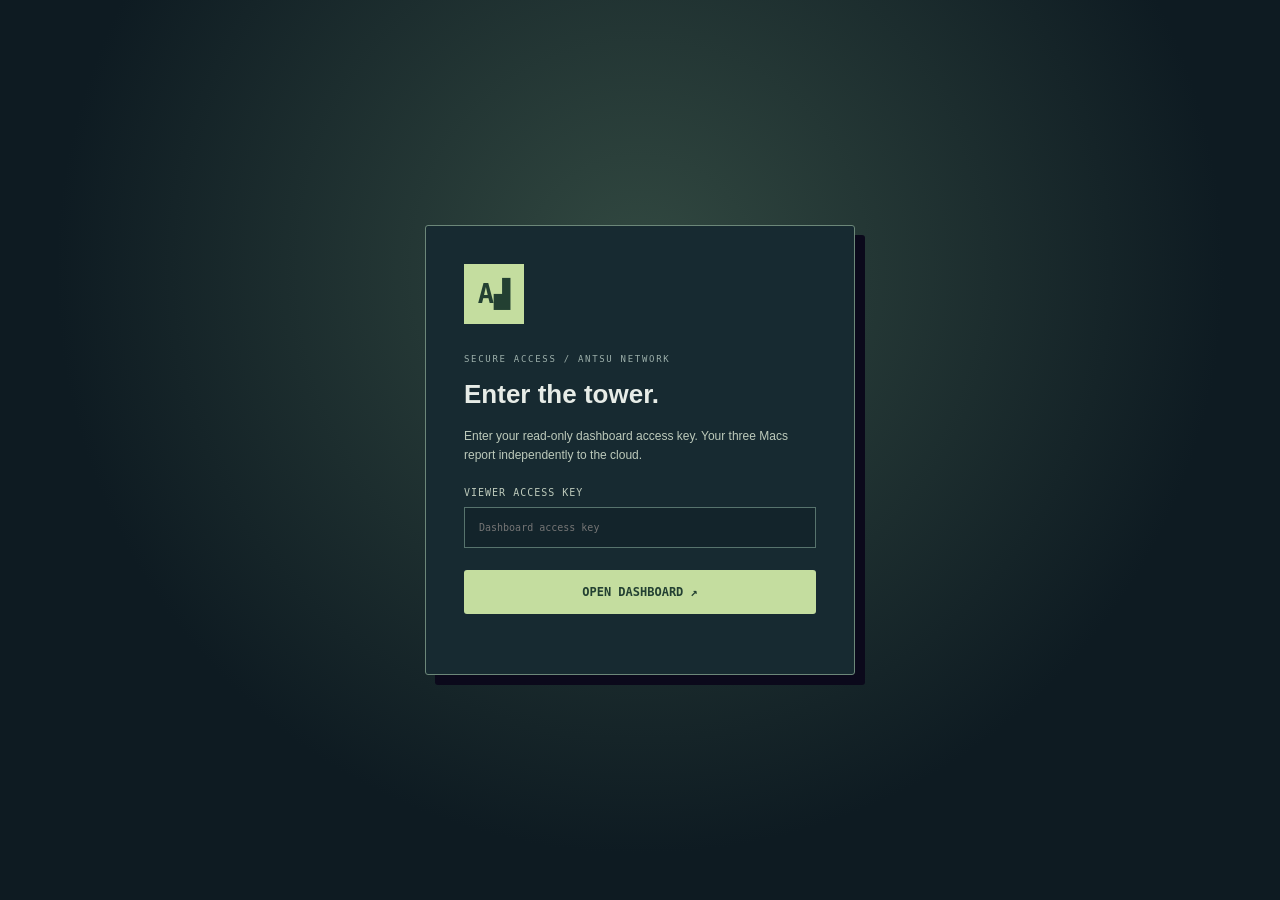
<file: index.html>
<!doctype html>
<html lang="en"><head><meta http-equiv="Content-Security-Policy" content="default-src 'self'; img-src 'self' data:; style-src 'self' 'unsafe-inline'; script-src 'self'; connect-src 'self' https://antsu-api.antsu-cloud-api.workers.dev; base-uri 'none'; form-action 'none'; object-src 'none'"><meta charset="UTF-8"><meta name="viewport" content="width=device-width,initial-scale=1"><meta name="theme-color" content="#0a091a"><meta name="description" content="ANTSU Headquarters: a three-machine, nine-agent pixel world dashboard."><title>ANTSU-UI01 · A/0 · Agent Headquarters</title><link rel="stylesheet" href="./style.css"><link rel="stylesheet" href="./style-v2.css"><link rel="stylesheet" href="./style-v3.css"><link rel="stylesheet" href="./building-pixel.css"><link rel="stylesheet" href="./rooms-pixel.css"><link rel="stylesheet" href="./characters.css"><link rel="stylesheet" href="./mission-cards.css"><link rel="stylesheet" href="./hosted.css"></head>
<body><div id="app"><div class="boot">ANTSU SYSTEM BOOTING <span class="dot-bounce">▰ ▰ ▰</span></div></div><script type="module" src="./app.js"></script></body></html>
</file>
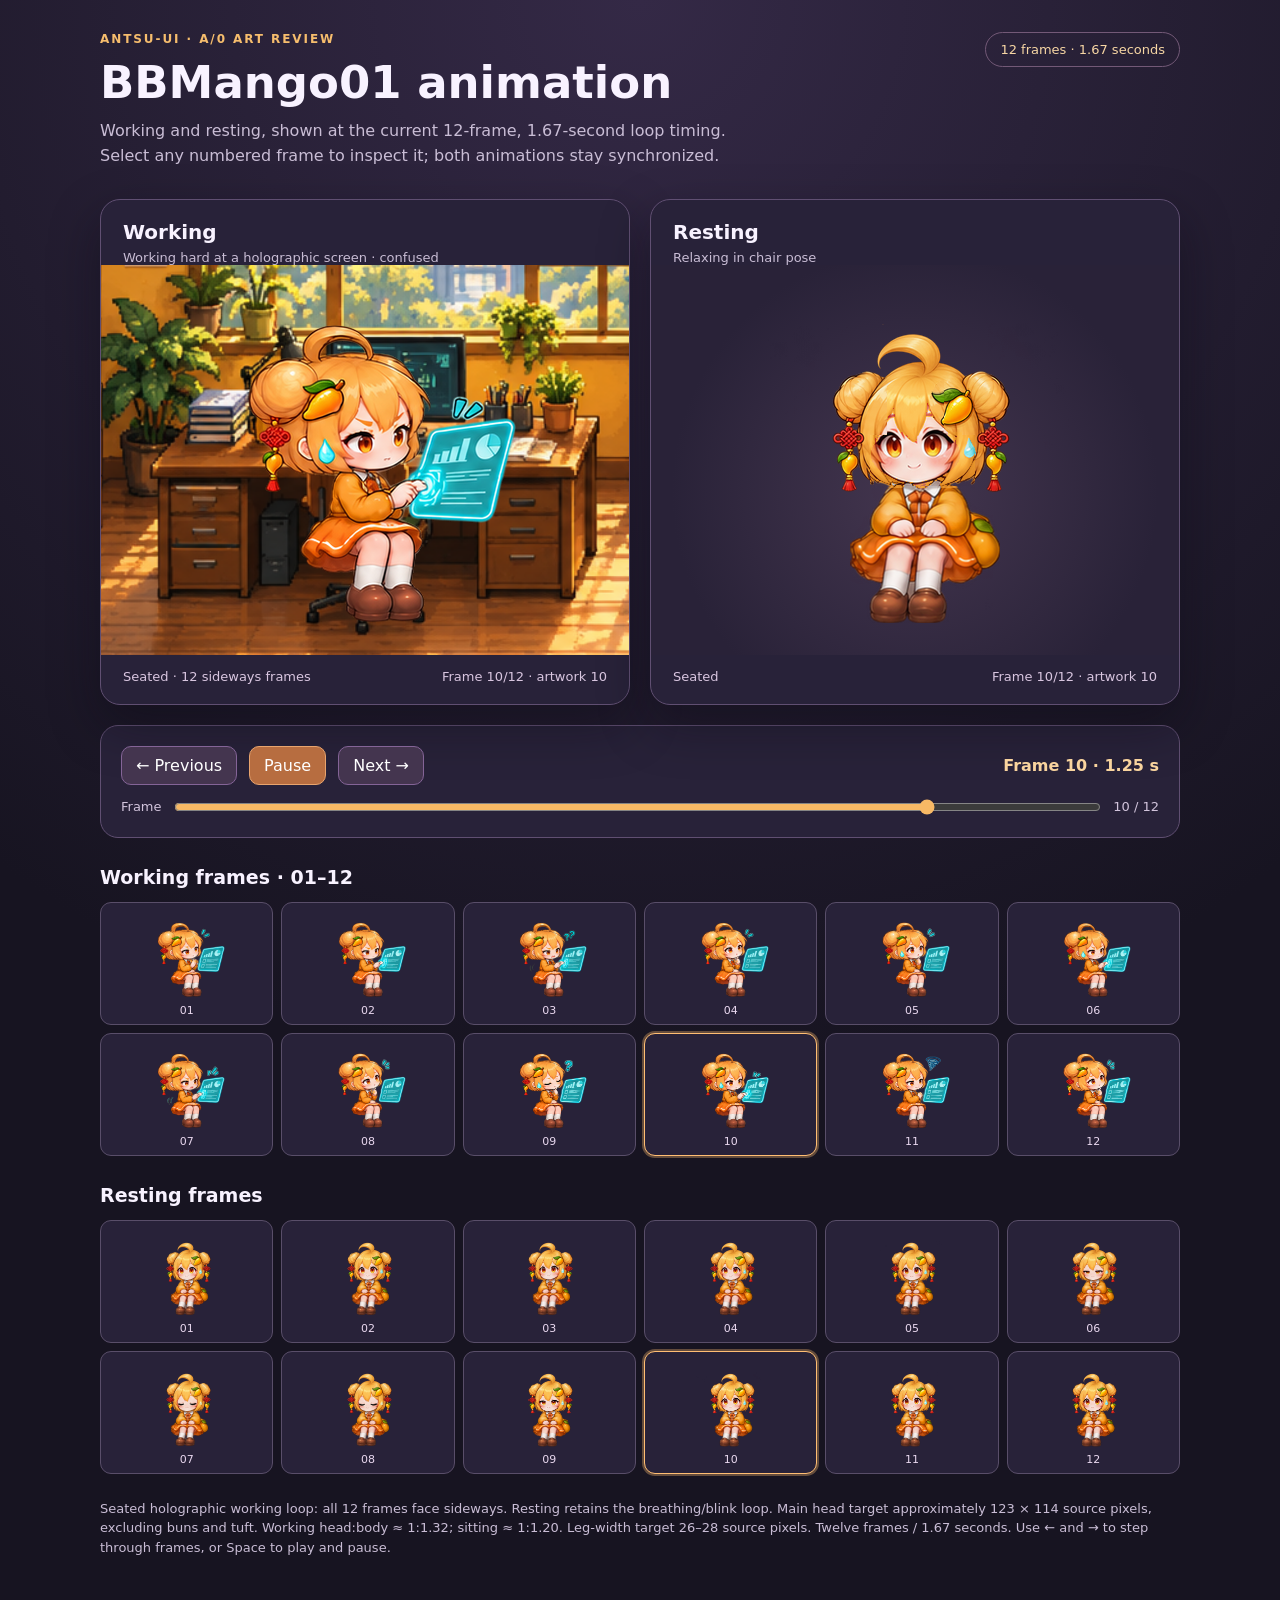
<file: bbmango01-animation.html>
<!doctype html>
<html lang="en">
<head>
<meta charset="utf-8">
<meta name="viewport" content="width=device-width,initial-scale=1">
<title>BBMango01 · Animation presentation</title>
<style>
:root{color-scheme:dark;font-family:ui-sans-serif,system-ui,-apple-system,BlinkMacSystemFont,"Segoe UI",sans-serif;background:#171421;color:#f8f2ff}
*{box-sizing:border-box}body{margin:0;min-height:100vh;background:radial-gradient(circle at 50% 0,#342946,#171421 62%)}main{max-width:1120px;margin:auto;padding:32px 20px 55px}a{color:#cdafff}header{display:flex;justify-content:space-between;gap:20px;align-items:flex-start;flex-wrap:wrap}h1{font-size:clamp(29px,4vw,45px);line-height:1.1;margin:12px 0 10px}p{color:#c9bdd5;margin:0}.eyebrow{letter-spacing:.16em;font-size:12px;color:#f6bd6d;font-weight:800}.intro{max-width:670px;line-height:1.6}.badge{border:1px solid #735977;border-radius:999px;padding:9px 14px;color:#f7d6a4;font-size:13px;white-space:nowrap}.stage{display:grid;grid-template-columns:repeat(2,minmax(0,1fr));gap:20px;margin-top:30px}.panel{min-width:0;border:1px solid #604f72;border-radius:20px;background:#282239;overflow:hidden;box-shadow:0 20px 50px #0a071266}.panel h2{font-size:20px;margin:20px 22px 0}.panel .sub{margin:6px 22px 0;font-size:13px}.viewport{height:390px;display:flex;align-items:center;justify-content:center;overflow:hidden;background:radial-gradient(circle at 50% 58%,#44364f,#292238 70%)}.cel{width:344px;height:362px;flex:none;background-image:url('./assets/sprites/bbmango01-working-w15-frame12-from08-v1.png');background-repeat:no-repeat;image-rendering:auto}.panel footer{padding:14px 22px 20px;display:flex;justify-content:space-between;color:#d9c6e0;font-size:13px}.controls{display:flex;align-items:center;flex-wrap:wrap;gap:12px;padding:20px;margin-top:20px;border:1px solid #604f72;border-radius:18px;background:#282239}button{font:inherit;background:#44354f;border:1px solid #846497;color:#fff;border-radius:10px;padding:9px 14px;cursor:pointer}button:hover,button:focus-visible{background:#684d77;outline:2px solid #f5b965;outline-offset:2px}.primary{background:#b76d40;border-color:#e8a46e}.readout{margin-left:auto;font-variant-numeric:tabular-nums;color:#f9d49e;font-weight:700}.range{display:flex;align-items:center;gap:10px;width:100%;font-size:13px;color:#d2c4dc}input[type=range]{flex:1;accent-color:#f8b965}.strip{margin-top:28px}.strip h2{font-size:19px;margin:0 0 14px}.frames{display:grid;grid-template-columns:repeat(6,minmax(0,1fr));gap:8px}.frame{padding:8px 3px 7px;border-radius:11px;background:#282239;border:1px solid #594e69;text-align:center;min-width:0}.frame.active{border-color:#ffbe73;box-shadow:0 0 0 2px #ffbe7355}.thumb{display:block;width:86px;height:91px;margin:auto;max-width:100%;background-image:url('./assets/sprites/bbmango01-working-w15-frame12-from08-v1.png');background-size:344px 271.5px;background-repeat:no-repeat}.frame small{display:block;margin-top:2px;color:#e9d8ef;font-size:11px}.note{margin-top:25px;line-height:1.5;font-size:13px}@media(max-width:760px){.stage{grid-template-columns:1fr}.frames{grid-template-columns:repeat(4,minmax(0,1fr))}.readout{margin-left:0}.controls{gap:8px}.viewport{height:365px}}
.viewport{position:relative}.scene-backdrop{position:absolute;left:50%;top:calc(50% - 411px);transform:translateX(-468px);width:1966px;height:auto;max-width:none;pointer-events:none}.cel{position:relative;z-index:1}</style>
</head>
<body><main>
<header><div><div class="eyebrow">ANTSU-UI · A/0 ART REVIEW</div><h1>BBMango01 animation</h1><p class="intro">Working and resting, shown at the current 12-frame, 1.67-second loop timing. Select any numbered frame to inspect it; both animations stay synchronized.</p></div><div class="badge">12 frames · 1.67 seconds</div></header>
<div class="stage"><section class="panel" aria-label="Working animation"><h2>Working</h2><p class="sub">Working hard at a holographic screen · confused</p><div class="viewport"><img class="scene-backdrop" src="./assets/scenes/room-mango-pixel-v1.png" alt=""><div class="cel" id="working" role="img" aria-label="BBMango01 working frame 1"></div></div><footer><span>Seated · 12 sideways frames</span><span id="working-count">Frame 01 / 12</span></footer></section><section class="panel" aria-label="Resting animation"><h2>Resting</h2><p class="sub">Relaxing in chair pose</p><div class="viewport"><div class="cel" id="resting" role="img" aria-label="BBMango01 resting frame 1"></div></div><footer><span>Seated</span><span id="resting-count">Frame 01 / 12</span></footer></section></div>
<div class="controls" aria-label="Animation controls"><button id="previous" aria-label="Previous frame">← Previous</button><button id="toggle" class="primary" aria-label="Pause animation">Pause</button><button id="next" aria-label="Next frame">Next →</button><span class="readout" id="readout">Frame 01 · 0.00 s</span><label class="range" for="scrub">Frame <input id="scrub" type="range" min="1" max="12" step="1" value="1"><span id="scrub-label">01 / 12</span></label></div>
<section class="strip"><h2>Working frames · 01–12</h2><div class="frames" id="working-frames"></div></section><section class="strip"><h2>Resting frames</h2><div class="frames" id="resting-frames"></div></section><p class="note">Seated holographic working loop: all 12 frames face sideways. Resting retains the breathing/blink loop. Main head target approximately 123 × 114 source pixels, excluding buns and tuft. Working head:body ≈ 1:1.32; sitting ≈ 1:1.20. Leg-width target 26–28 source pixels. Twelve frames / 1.67 seconds. Use ← and → to step through frames, or Space to play and pause.</p>
</main><script>
const duration=1670,frameTime=duration/12;
const workingOrder=Array.from({length:12},(_,i)=>i);
const artIndex=(state,i)=>state==='working'?workingOrder[i]:i;
const els={working:document.getElementById('working'),resting:document.getElementById('resting')};
els.resting.style.backgroundImage="url('./assets/sprites/bbmango01-resting-r12-hair-fix-v3.png')";
const buttons={working:[],resting:[]};let frame=0,playing=true,then=performance.now(),acc=0;
function pos(state,i){i=artIndex(state,i);const row=Math.floor(i/4);return `-${(i%4)*344}px -${row*362}px`}
function show(i){frame=(i+12)%12;for(const state of ['working','resting']){els[state].style.backgroundPosition=pos(state,frame);els[state].setAttribute('aria-label',`BBMango01 ${state} frame ${frame+1}`);document.getElementById(`${state}-count`).textContent=`Frame ${frame+1}/12 · artwork ${String(artIndex(state,frame)+1).padStart(2,'0')}`;buttons[state].forEach((b,n)=>{b.classList.toggle('active',n===frame);b.setAttribute('aria-pressed',String(n===frame))})}document.getElementById('scrub').value=frame+1;document.getElementById('scrub-label').textContent=`${String(frame+1).padStart(2,'0')} / 12`;document.getElementById('readout').textContent=`Frame ${String(frame+1).padStart(2,'0')} · ${(frame*frameTime/1000).toFixed(2)} s`}
for(const state of ['working','resting']){const wrap=document.getElementById(`${state}-frames`);for(let i=0;i<12;i++){let b=document.createElement('button');b.className='frame';b.type='button';b.setAttribute('aria-label',`${state} frame ${i+1}`);let t=document.createElement('span');t.className='thumb';t.style.backgroundImage=`url('./assets/sprites/bbmango01-${state==='working'?'working-w15-frame12-from08-v1':'resting-r12-hair-fix-v3'}.png')`;const thumbFrame=i;t.style.backgroundPosition=`-${(thumbFrame%4)*86}px -${(Math.floor(thumbFrame/4))*90.5}px`;let label=document.createElement('small');label.textContent=String(i+1).padStart(2,'0');b.append(t,label);b.addEventListener('click',()=>{playing=false;syncToggle();show(i)});wrap.append(b);buttons[state].push(b)}}
function syncToggle(){let b=document.getElementById('toggle');b.textContent=playing?'Pause':'Play';b.setAttribute('aria-label',`${playing?'Pause':'Play'} animation`)}
document.getElementById('toggle').onclick=()=>{playing=!playing;then=performance.now();acc=0;syncToggle()};document.getElementById('previous').onclick=()=>{playing=false;syncToggle();show(frame-1)};document.getElementById('next').onclick=()=>{playing=false;syncToggle();show(frame+1)};document.getElementById('scrub').oninput=e=>{playing=false;syncToggle();show(Number(e.target.value)-1)};
document.addEventListener('keydown',e=>{if(e.target.tagName==='INPUT')return;if(e.code==='Space'){e.preventDefault();document.getElementById('toggle').click()}else if(e.code==='ArrowLeft'){e.preventDefault();document.getElementById('previous').click()}else if(e.code==='ArrowRight'){e.preventDefault();document.getElementById('next').click()}});
function tick(now){if(playing){acc+=Math.min(now-then,250);while(acc>=frameTime){show(frame+1);acc-=frameTime}}then=now;requestAnimationFrame(tick)}show(0);requestAnimationFrame(tick);
</script></body></html>
</file>
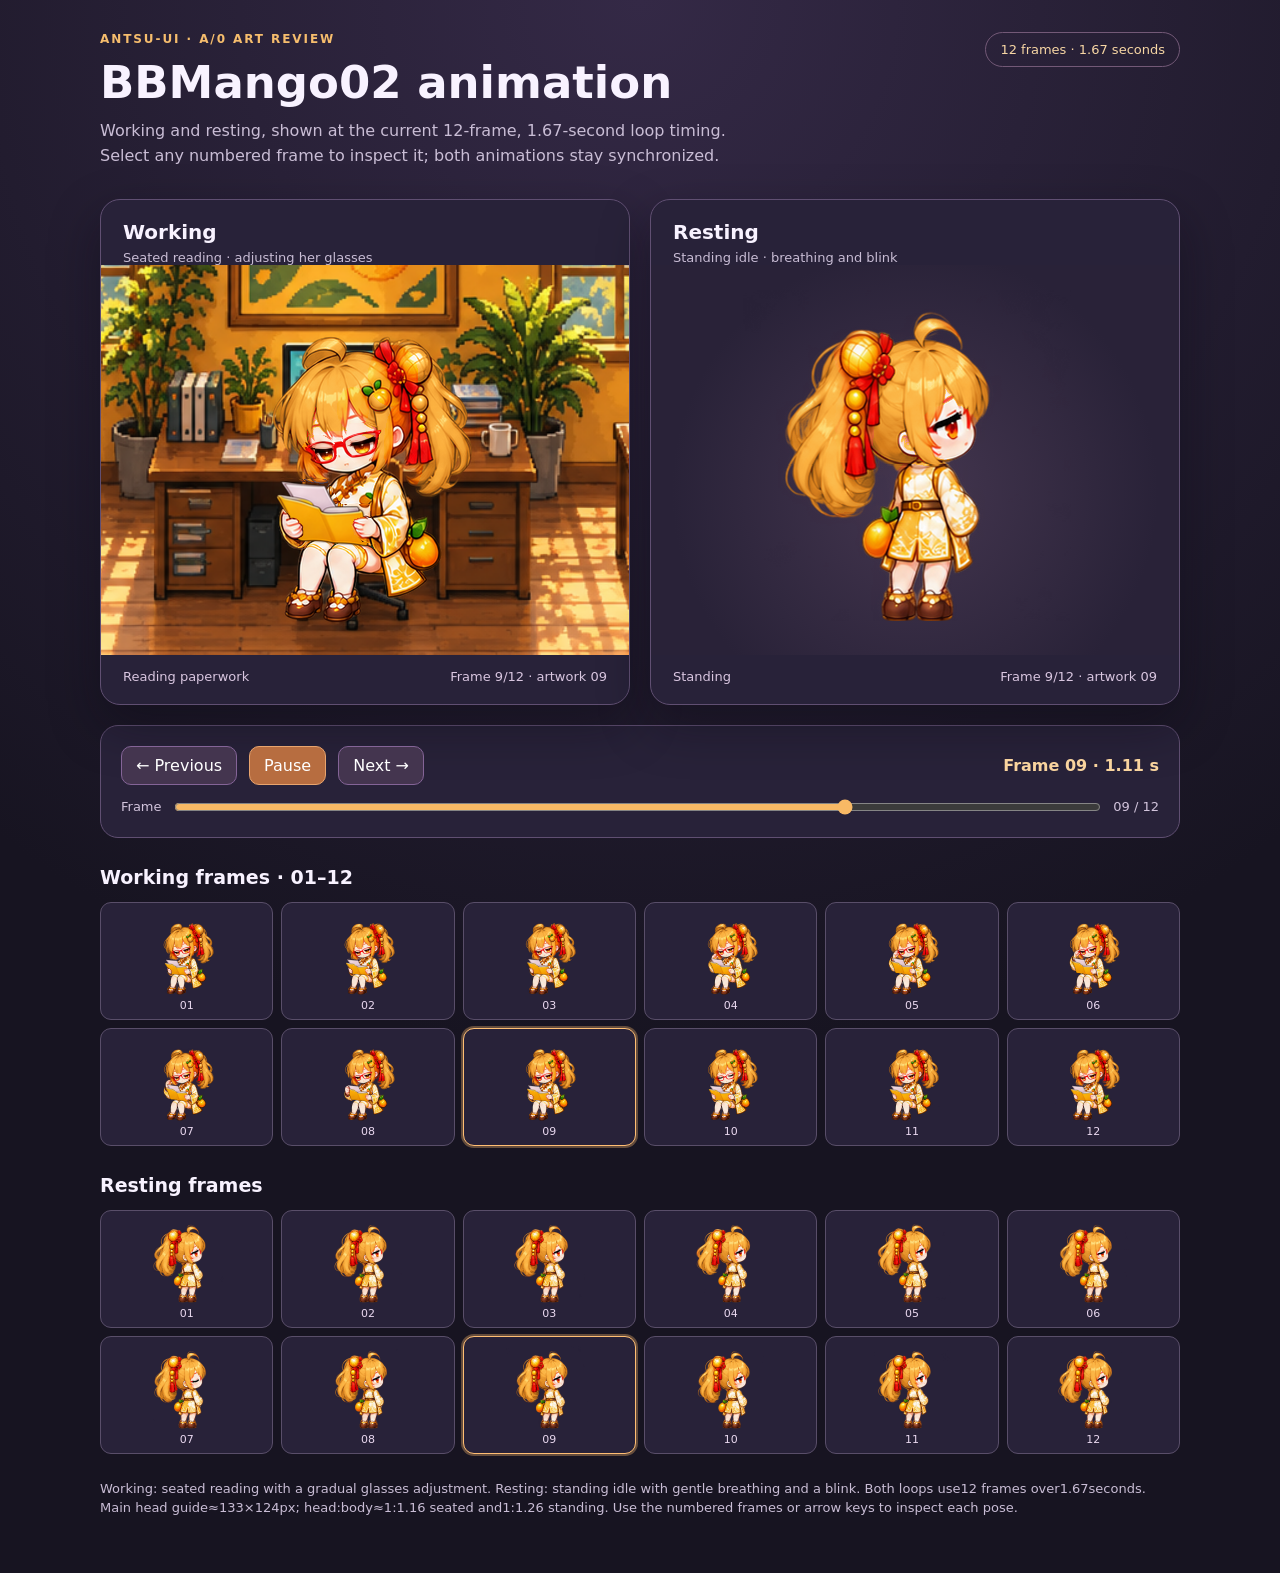
<file: bbmango02-animation.html>
<!doctype html>
<html lang="en">
<head>
<meta charset="utf-8">
<meta name="viewport" content="width=device-width,initial-scale=1">
<title>BBMango02 · Animation presentation</title>
<style>
:root{color-scheme:dark;font-family:ui-sans-serif,system-ui,-apple-system,BlinkMacSystemFont,"Segoe UI",sans-serif;background:#171421;color:#f8f2ff}
*{box-sizing:border-box}body{margin:0;min-height:100vh;background:radial-gradient(circle at 50% 0,#342946,#171421 62%)}main{max-width:1120px;margin:auto;padding:32px 20px 55px}a{color:#cdafff}header{display:flex;justify-content:space-between;gap:20px;align-items:flex-start;flex-wrap:wrap}h1{font-size:clamp(29px,4vw,45px);line-height:1.1;margin:12px 0 10px}p{color:#c9bdd5;margin:0}.eyebrow{letter-spacing:.16em;font-size:12px;color:#f6bd6d;font-weight:800}.intro{max-width:670px;line-height:1.6}.badge{border:1px solid #735977;border-radius:999px;padding:9px 14px;color:#f7d6a4;font-size:13px;white-space:nowrap}.stage{display:grid;grid-template-columns:repeat(2,minmax(0,1fr));gap:20px;margin-top:30px}.panel{min-width:0;border:1px solid #604f72;border-radius:20px;background:#282239;overflow:hidden;box-shadow:0 20px 50px #0a071266}.panel h2{font-size:20px;margin:20px 22px 0}.panel .sub{margin:6px 22px 0;font-size:13px}.viewport{height:390px;display:flex;align-items:center;justify-content:center;overflow:hidden;background:radial-gradient(circle at 50% 58%,#44364f,#292238 70%)}.cel{width:344px;height:344px;flex:none;background-image:url('./assets/sprites/bbmango02-working-twelve-v10-hair-gold-v1.png');background-repeat:no-repeat;image-rendering:auto}.panel footer{padding:14px 22px 20px;display:flex;justify-content:space-between;color:#d9c6e0;font-size:13px}.controls{display:flex;align-items:center;flex-wrap:wrap;gap:12px;padding:20px;margin-top:20px;border:1px solid #604f72;border-radius:18px;background:#282239}button{font:inherit;background:#44354f;border:1px solid #846497;color:#fff;border-radius:10px;padding:9px 14px;cursor:pointer}button:hover,button:focus-visible{background:#684d77;outline:2px solid #f5b965;outline-offset:2px}.primary{background:#b76d40;border-color:#e8a46e}.readout{margin-left:auto;font-variant-numeric:tabular-nums;color:#f9d49e;font-weight:700}.range{display:flex;align-items:center;gap:10px;width:100%;font-size:13px;color:#d2c4dc}input[type=range]{flex:1;accent-color:#f8b965}.strip{margin-top:28px}.strip h2{font-size:19px;margin:0 0 14px}.frames{display:grid;grid-template-columns:repeat(6,minmax(0,1fr));gap:8px}.frame{padding:8px 3px 7px;border-radius:11px;background:#282239;border:1px solid #594e69;text-align:center;min-width:0}.frame.active{border-color:#ffbe73;box-shadow:0 0 0 2px #ffbe7355}.thumb{display:block;width:86px;height:86px;margin:auto;max-width:100%;background-image:url('./assets/sprites/bbmango02-working-twelve-v10-hair-gold-v1.png');background-size:344px 258px;background-repeat:no-repeat}.frame small{display:block;margin-top:2px;color:#e9d8ef;font-size:11px}.note{margin-top:25px;line-height:1.5;font-size:13px}@media(max-width:760px){.stage{grid-template-columns:1fr}.frames{grid-template-columns:repeat(4,minmax(0,1fr))}.readout{margin-left:0}.controls{gap:8px}.viewport{height:365px}}
.viewport{position:relative}.scene-backdrop{position:absolute;left:50%;top:calc(50% - 394.75px);transform:translateX(-982.5px);width:1911px;height:auto;max-width:none;pointer-events:none}.cel{position:relative;z-index:1}</style>
</head>
<body><main>
<header><div><div class="eyebrow">ANTSU-UI · A/0 ART REVIEW</div><h1>BBMango02 animation</h1><p class="intro">Working and resting, shown at the current 12-frame, 1.67-second loop timing. Select any numbered frame to inspect it; both animations stay synchronized.</p></div><div class="badge">12 frames · 1.67 seconds</div></header>
<div class="stage"><section class="panel" aria-label="Working animation"><h2>Working</h2><p class="sub">Seated reading · adjusting her glasses</p><div class="viewport"><img class="scene-backdrop" src="./assets/scenes/room-mango-pixel-v1.png" alt=""><div class="cel" id="working" role="img" aria-label="BBMango02 working frame 1"></div></div><footer><span>Reading paperwork</span><span id="working-count">Frame 01 / 12</span></footer></section><section class="panel" aria-label="Resting animation"><h2>Resting</h2><p class="sub">Standing idle · breathing and blink</p><div class="viewport"><div class="cel" id="resting" role="img" aria-label="BBMango02 resting frame 1"></div></div><footer><span>Standing</span><span id="resting-count">Frame 01 / 12</span></footer></section></div>
<div class="controls" aria-label="Animation controls"><button id="previous" aria-label="Previous frame">← Previous</button><button id="toggle" class="primary" aria-label="Pause animation">Pause</button><button id="next" aria-label="Next frame">Next →</button><span class="readout" id="readout">Frame 01 · 0.00 s</span><label class="range" for="scrub">Frame <input id="scrub" type="range" min="1" max="12" step="1" value="1"><span id="scrub-label">01 / 12</span></label></div>
<section class="strip"><h2>Working frames · 01–12</h2><div class="frames" id="working-frames"></div></section><section class="strip"><h2>Resting frames</h2><div class="frames" id="resting-frames"></div></section><p class="note">Working: seated reading with a gradual glasses adjustment. Resting: standing idle with gentle breathing and a blink. Both loops use12 frames over1.67seconds. Main head guide≈133×124px; head:body≈1:1.16 seated and1:1.26 standing. Use the numbered frames or arrow keys to inspect each pose.</p>
</main><script>
const duration=1670,frameTime=duration/12;
const workingOrder=Array.from({length:12},(_,i)=>i);
const artIndex=(state,i)=>state==='working'?workingOrder[i]:i;
const els={working:document.getElementById('working'),resting:document.getElementById('resting')};
els.resting.style.backgroundImage="url('./assets/sprites/bbmango02-resting-twelve-v1-hair-gold-v1.png')";
const buttons={working:[],resting:[]};let frame=0,playing=true,then=performance.now(),acc=0;
function pos(state,i){i=artIndex(state,i);const row=Math.floor(i/4);return `-${(i%4)*344}px -${row*344}px`}
function show(i){frame=(i+12)%12;for(const state of ['working','resting']){els[state].style.backgroundPosition=pos(state,frame);els[state].setAttribute('aria-label',`BBMango02 ${state} frame ${frame+1}`);document.getElementById(`${state}-count`).textContent=`Frame ${frame+1}/12 · artwork ${String(artIndex(state,frame)+1).padStart(2,'0')}`;buttons[state].forEach((b,n)=>{b.classList.toggle('active',n===frame);b.setAttribute('aria-pressed',String(n===frame))})}document.getElementById('scrub').value=frame+1;document.getElementById('scrub-label').textContent=`${String(frame+1).padStart(2,'0')} / 12`;document.getElementById('readout').textContent=`Frame ${String(frame+1).padStart(2,'0')} · ${(frame*frameTime/1000).toFixed(2)} s`}
for(const state of ['working','resting']){const wrap=document.getElementById(`${state}-frames`);for(let i=0;i<12;i++){let b=document.createElement('button');b.className='frame';b.type='button';b.setAttribute('aria-label',`${state} frame ${i+1}`);let t=document.createElement('span');t.className='thumb';t.style.backgroundImage=`url('./assets/sprites/bbmango02-${state==='working'?'working-twelve-v10-hair-gold-v1':'resting-twelve-v1-hair-gold-v1'}.png')`;const thumbFrame=i;t.style.backgroundPosition=`-${(thumbFrame%4)*86}px -${(Math.floor(thumbFrame/4))*86}px`;let label=document.createElement('small');label.textContent=String(i+1).padStart(2,'0');b.append(t,label);b.addEventListener('click',()=>{playing=false;syncToggle();show(i)});wrap.append(b);buttons[state].push(b)}}
function syncToggle(){let b=document.getElementById('toggle');b.textContent=playing?'Pause':'Play';b.setAttribute('aria-label',`${playing?'Pause':'Play'} animation`)}
document.getElementById('toggle').onclick=()=>{playing=!playing;then=performance.now();acc=0;syncToggle()};document.getElementById('previous').onclick=()=>{playing=false;syncToggle();show(frame-1)};document.getElementById('next').onclick=()=>{playing=false;syncToggle();show(frame+1)};document.getElementById('scrub').oninput=e=>{playing=false;syncToggle();show(Number(e.target.value)-1)};
document.addEventListener('keydown',e=>{if(e.target.tagName==='INPUT')return;if(e.code==='Space'){e.preventDefault();document.getElementById('toggle').click()}else if(e.code==='ArrowLeft'){e.preventDefault();document.getElementById('previous').click()}else if(e.code==='ArrowRight'){e.preventDefault();document.getElementById('next').click()}});
function tick(now){if(playing){acc+=Math.min(now-then,250);while(acc>=frameTime){show(frame+1);acc-=frameTime}}then=now;requestAnimationFrame(tick)}show(0);requestAnimationFrame(tick);
</script></body></html>
</file>
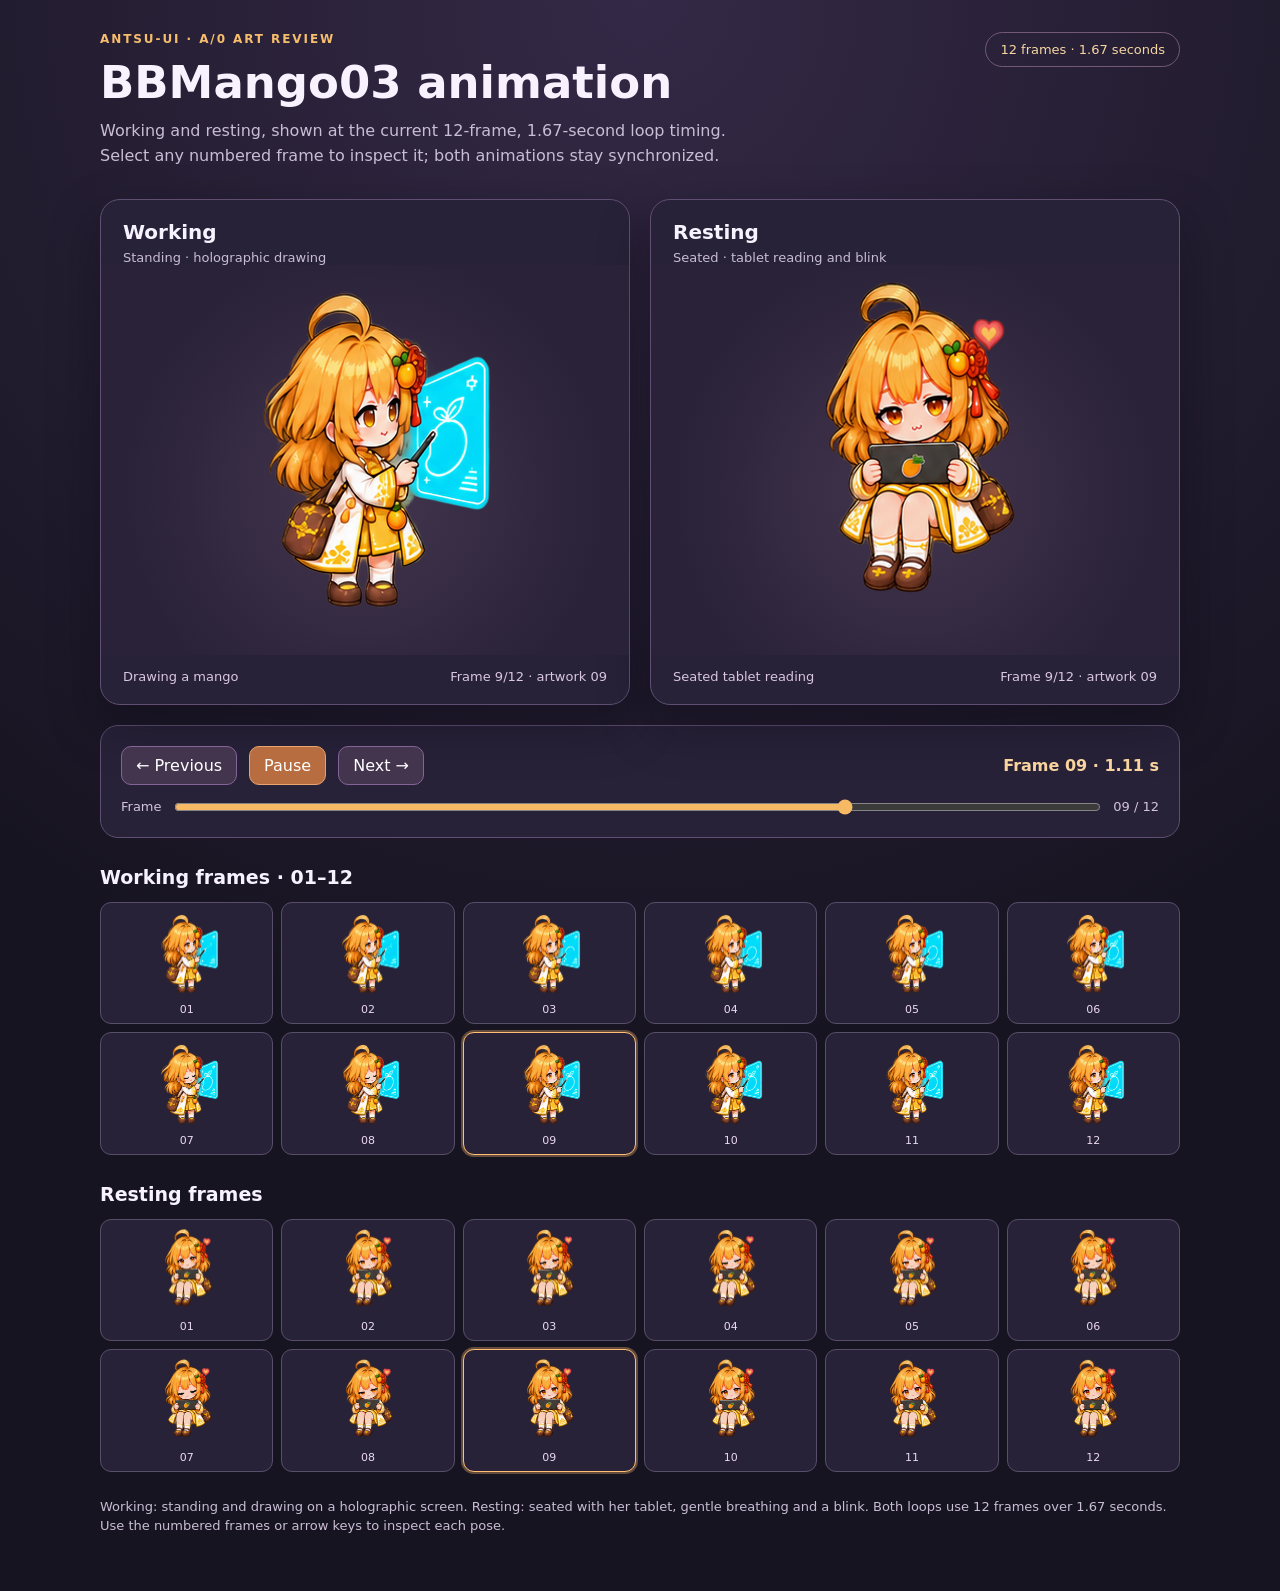
<file: bbmango03-animation.html>
<!doctype html>
<html lang="en">
<head>
<meta charset="utf-8">
<meta name="viewport" content="width=device-width,initial-scale=1">
<title>BBMango03 · Animation presentation</title>
<style>
:root{color-scheme:dark;font-family:ui-sans-serif,system-ui,-apple-system,BlinkMacSystemFont,"Segoe UI",sans-serif;background:#171421;color:#f8f2ff}
*{box-sizing:border-box}body{margin:0;min-height:100vh;background:radial-gradient(circle at 50% 0,#342946,#171421 62%)}main{max-width:1120px;margin:auto;padding:32px 20px 55px}a{color:#cdafff}header{display:flex;justify-content:space-between;gap:20px;align-items:flex-start;flex-wrap:wrap}h1{font-size:clamp(29px,4vw,45px);line-height:1.1;margin:12px 0 10px}p{color:#c9bdd5;margin:0}.eyebrow{letter-spacing:.16em;font-size:12px;color:#f6bd6d;font-weight:800}.intro{max-width:670px;line-height:1.6}.badge{border:1px solid #735977;border-radius:999px;padding:9px 14px;color:#f7d6a4;font-size:13px;white-space:nowrap}.stage{display:grid;grid-template-columns:repeat(2,minmax(0,1fr));gap:20px;margin-top:30px}.panel{min-width:0;border:1px solid #604f72;border-radius:20px;background:#282239;overflow:hidden;box-shadow:0 20px 50px #0a071266}.panel h2{font-size:20px;margin:20px 22px 0}.panel .sub{margin:6px 22px 0;font-size:13px}.viewport{height:390px;display:flex;align-items:center;justify-content:center;overflow:hidden;background:radial-gradient(circle at 50% 58%,#44364f,#292238 70%)}.cel{width:360px;height:362px;flex:none;background-image:url('./assets/sprites/bbmango03-working-twelve-v1.png');background-repeat:no-repeat;image-rendering:auto}.panel footer{padding:14px 22px 20px;display:flex;justify-content:space-between;color:#d9c6e0;font-size:13px}.controls{display:flex;align-items:center;flex-wrap:wrap;gap:12px;padding:20px;margin-top:20px;border:1px solid #604f72;border-radius:18px;background:#282239}button{font:inherit;background:#44354f;border:1px solid #846497;color:#fff;border-radius:10px;padding:9px 14px;cursor:pointer}button:hover,button:focus-visible{background:#684d77;outline:2px solid #f5b965;outline-offset:2px}.primary{background:#b76d40;border-color:#e8a46e}.readout{margin-left:auto;font-variant-numeric:tabular-nums;color:#f9d49e;font-weight:700}.range{display:flex;align-items:center;gap:10px;width:100%;font-size:13px;color:#d2c4dc}input[type=range]{flex:1;accent-color:#f8b965}.strip{margin-top:28px}.strip h2{font-size:19px;margin:0 0 14px}.frames{display:grid;grid-template-columns:repeat(6,minmax(0,1fr));gap:8px}.frame{padding:8px 3px 7px;border-radius:11px;background:#282239;border:1px solid #594e69;text-align:center;min-width:0}.frame.active{border-color:#ffbe73;box-shadow:0 0 0 2px #ffbe7355}.thumb{display:block;width:90px;height:90.5px;margin:auto;max-width:100%;background-image:url('./assets/sprites/bbmango03-working-twelve-v1.png');background-size:360px 271.5px;background-repeat:no-repeat}.frame small{display:block;margin-top:2px;color:#e9d8ef;font-size:11px}.note{margin-top:25px;line-height:1.5;font-size:13px}@media(max-width:760px){.stage{grid-template-columns:1fr}.frames{grid-template-columns:repeat(4,minmax(0,1fr))}.readout{margin-left:0}.controls{gap:8px}.viewport{height:365px}}
.viewport{position:relative}.scene-backdrop{position:absolute;left:50%;top:calc(50% - 394.75px);transform:translateX(-982.5px);width:1911px;height:auto;max-width:none;pointer-events:none}.cel{position:relative;z-index:1}</style>
</head>
<body><main>
<header><div><div class="eyebrow">ANTSU-UI · A/0 ART REVIEW</div><h1>BBMango03 animation</h1><p class="intro">Working and resting, shown at the current 12-frame, 1.67-second loop timing. Select any numbered frame to inspect it; both animations stay synchronized.</p></div><div class="badge">12 frames · 1.67 seconds</div></header>
<div class="stage"><section class="panel" aria-label="Working animation"><h2>Working</h2><p class="sub">Standing · holographic drawing</p><div class="viewport"><div class="cel" id="working" role="img" aria-label="BBMango03 working frame 1"></div></div><footer><span>Drawing a mango</span><span id="working-count">Frame 01 / 12</span></footer></section><section class="panel" aria-label="Resting animation"><h2>Resting</h2><p class="sub">Seated · tablet reading and blink</p><div class="viewport"><div class="cel" id="resting" role="img" aria-label="BBMango03 resting frame 1"></div></div><footer><span>Seated tablet reading</span><span id="resting-count">Frame 01 / 12</span></footer></section></div>
<div class="controls" aria-label="Animation controls"><button id="previous" aria-label="Previous frame">← Previous</button><button id="toggle" class="primary" aria-label="Pause animation">Pause</button><button id="next" aria-label="Next frame">Next →</button><span class="readout" id="readout">Frame 01 · 0.00 s</span><label class="range" for="scrub">Frame <input id="scrub" type="range" min="1" max="12" step="1" value="1"><span id="scrub-label">01 / 12</span></label></div>
<section class="strip"><h2>Working frames · 01–12</h2><div class="frames" id="working-frames"></div></section><section class="strip"><h2>Resting frames</h2><div class="frames" id="resting-frames"></div></section><p class="note">Working: standing and drawing on a holographic screen. Resting: seated with her tablet, gentle breathing and a blink. Both loops use 12 frames over 1.67 seconds. Use the numbered frames or arrow keys to inspect each pose.</p>
</main><script>
const duration=1670,frameTime=duration/12;
const workingOrder=Array.from({length:12},(_,i)=>i);
const artIndex=(state,i)=>state==='working'?workingOrder[i]:i;
const els={working:document.getElementById('working'),resting:document.getElementById('resting')};
els.resting.style.backgroundImage="url('./assets/sprites/bbmango03-resting-twelve-v3-scale105.png')";
const buttons={working:[],resting:[]};let frame=0,playing=true,then=performance.now(),acc=0;
function pos(state,i){i=artIndex(state,i);const row=Math.floor(i/4);return `-${(i%4)*360}px -${row*362}px`}
function show(i){frame=(i+12)%12;for(const state of ['working','resting']){els[state].style.backgroundPosition=pos(state,frame);els[state].setAttribute('aria-label',`BBMango03 ${state} frame ${frame+1}`);document.getElementById(`${state}-count`).textContent=`Frame ${frame+1}/12 · artwork ${String(artIndex(state,frame)+1).padStart(2,'0')}`;buttons[state].forEach((b,n)=>{b.classList.toggle('active',n===frame);b.setAttribute('aria-pressed',String(n===frame))})}document.getElementById('scrub').value=frame+1;document.getElementById('scrub-label').textContent=`${String(frame+1).padStart(2,'0')} / 12`;document.getElementById('readout').textContent=`Frame ${String(frame+1).padStart(2,'0')} · ${(frame*frameTime/1000).toFixed(2)} s`}
for(const state of ['working','resting']){const wrap=document.getElementById(`${state}-frames`);for(let i=0;i<12;i++){let b=document.createElement('button');b.className='frame';b.type='button';b.setAttribute('aria-label',`${state} frame ${i+1}`);let t=document.createElement('span');t.className='thumb';t.style.backgroundImage=`url('./assets/sprites/bbmango03-${state==='working'?'working-twelve-v1':'resting-twelve-v3-scale105'}.png')`;const thumbFrame=i;t.style.backgroundPosition=`-${(thumbFrame%4)*90}px -${(Math.floor(thumbFrame/4))*90.5}px`;let label=document.createElement('small');label.textContent=String(i+1).padStart(2,'0');b.append(t,label);b.addEventListener('click',()=>{playing=false;syncToggle();show(i)});wrap.append(b);buttons[state].push(b)}}
function syncToggle(){let b=document.getElementById('toggle');b.textContent=playing?'Pause':'Play';b.setAttribute('aria-label',`${playing?'Pause':'Play'} animation`)}
document.getElementById('toggle').onclick=()=>{playing=!playing;then=performance.now();acc=0;syncToggle()};document.getElementById('previous').onclick=()=>{playing=false;syncToggle();show(frame-1)};document.getElementById('next').onclick=()=>{playing=false;syncToggle();show(frame+1)};document.getElementById('scrub').oninput=e=>{playing=false;syncToggle();show(Number(e.target.value)-1)};
document.addEventListener('keydown',e=>{if(e.target.tagName==='INPUT')return;if(e.code==='Space'){e.preventDefault();document.getElementById('toggle').click()}else if(e.code==='ArrowLeft'){e.preventDefault();document.getElementById('previous').click()}else if(e.code==='ArrowRight'){e.preventDefault();document.getElementById('next').click()}});
function tick(now){if(playing){acc+=Math.min(now-then,250);while(acc>=frameTime){show(frame+1);acc-=frameTime}}then=now;requestAnimationFrame(tick)}show(0);requestAnimationFrame(tick);
</script></body></html>
</file>
<file: style.css>
:root{font-family:Inter,'Helvetica Neue',Arial,sans-serif;color:#e9e6ff;background:#0a091a;font-synthesis:none;font-size:14px;--surface:#111027;--panel:#16142f;--border:#2c284b;--muted:#85809f;--primary:#ae8bff;--accent:#58dce2;--sidebar:246px;--glow:rgba(142,105,245,.19)}
*{box-sizing:border-box}html{min-width:320px}body{margin:0;background:linear-gradient(165deg,#080817,#0b0920 46%,#0d0b22);color:#e9e6ff}button,input{font:inherit}button{cursor:pointer}a{color:inherit;text-decoration:none}a,button{transition:background .16s,border-color .16s,color .16s}button:disabled{opacity:.35;cursor:not-allowed}button:focus-visible,a:focus-visible,input:focus-visible{outline:2px solid #b09bff;outline-offset:3px}h1,h2,h3,p{margin-top:0}::selection{background:#7e56b6} .muted{color:var(--muted)}
.app-shell{display:flex;min-height:100vh}.sidebar{width:var(--sidebar);flex:none;background:#101025;border-right:1px solid #292643;position:fixed;top:0;bottom:0;left:0;z-index:100;display:flex;flex-direction:column;padding:25px 14px 16px;overflow-y:auto;scrollbar-color:#353054 transparent;scrollbar-width:thin}.brand{display:flex;align-items:center;gap:12px;padding:0 10px 31px}.brand-glyph{background:#7e59e6;color:white;width:38px;height:38px;display:flex;align-items:center;justify-content:center;font-family:monospace;font-size:21px;font-weight:900;box-shadow:4px 4px 0 #3a2466;letter-spacing:-4px;padding-right:4px}.brand-glyph span{font-size:15px;color:#75f4ff}.brand b{display:block;font-size:20px;letter-spacing:3px}.brand small{font-size:8px;font-weight:700;color:#7d789a;letter-spacing:1.65px}.side-label{font-family:monospace;font-weight:700;color:#76728e;font-size:10px;letter-spacing:1px;margin:8px 13px 12px;display:flex;justify-content:space-between}.side-label.extra{margin-top:26px}.side-item{height:39px;display:flex;gap:11px;align-items:center;padding:0 12px;border-radius:6px;font-size:12px;color:#b8b4d3;margin-bottom:4px}.side-item:hover{background:#221d3b;color:#fff}.side-item.active{background:#30234e;color:#e8dcff;border-left:2px solid #b391ff}.side-item .ico{font-size:17px;display:inline-flex;min-width:17px;color:#8a78c4}.side-key{margin-left:auto;font-size:10px;color:#7a729a;font-family:monospace}.tiny-floor{margin-left:auto;color:#837fa0;font-size:10px}.side-item.small{height:32px;font-size:11px;gap:9px}.nav-avatar{font-size:9px;border:1px solid #534b77;background:#25213c;color:#c0adfa;width:22px;height:22px;display:grid;place-items:center;font-family:monospace}.main-dot{margin-left:auto;color:#e0b069;font-size:9px}.agent-nav{padding-bottom:16px}.side-bottom{margin-top:auto;border-top:1px solid #282540;padding-top:13px}.theme-buttons{display:flex;gap:6px;margin:0 6px 19px}.theme-buttons button{flex:1;border:1px solid #35304f;border-radius:4px;color:#aaa4ca;background:#1b1930;padding:10px 0;font-size:10px;font-family:monospace;font-weight:700}.theme-buttons button.chosen{background:#46316c;border-color:#9271d6;color:#fff}.side-foot{color:#77718e;font-size:9px;display:flex;justify-content:space-between;letter-spacing:.4px;padding:0 6px}
.main-shell{margin-left:var(--sidebar);width:calc(100% - var(--sidebar));min-height:100vh;display:flex;flex-direction:column}.topbar{height:66px;border-bottom:1px solid #292640;display:flex;justify-content:space-between;align-items:center;padding:0 37px;background:rgba(15,13,34,.85);position:sticky;top:0;z-index:25;backdrop-filter:blur(12px)}.breadcrumbs{display:flex;align-items:center;gap:10px;font:10px monospace;letter-spacing:.45px;color:#817e9e}.breadcrumbs b{color:#d3cbe7;font-weight:500}.crumb-link{color:#aa8ff2}.top-actions{display:flex;gap:24px;align-items:center}.live-chip{font-family:monospace;letter-spacing:.5px;font-size:10px;color:#b2aacd;border:1px solid #2e2a46;padding:7px 10px;background:#18152d}.live-dot{height:6px;width:6px;display:inline-block;border-radius:50%;background:#f3b569;margin-right:7px;box-shadow:0 0 8px #b98742}.top-date{color:#8983ab;font:10px monospace}.logout{background:none;color:#a8a0cf;border:1px solid #3d3558;padding:6px 10px}.mobile-menu{display:none;background:none;border:0;color:#fff;font-size:20px}main{flex:1;width:100%}.page{max-width:1550px;padding:32px 37px 56px;margin:auto}.page-eyebrow{font:bold 10px monospace;color:#a98bfa;letter-spacing:1.8px;margin:0 0 15px}.page-title-row{display:flex;align-items:start;justify-content:space-between;gap:20px;margin-bottom:24px}.page-title-row h1{font-size:30px;font-weight:750;letter-spacing:-.8px;margin:0 0 8px}.page-title-row h1 span{color:#a69bc6;font-weight:350}.page-title-row p{font-size:12px;color:#817e9c;margin:0}.pill-outline{border:1px solid #554975;background:#1b1730;font:10px monospace;color:#cbbaf6;padding:10px 13px;white-space:nowrap}.statbar{display:grid;grid-template-columns:repeat(4,minmax(0,1fr));background:linear-gradient(95deg,#17142f,#15122c);border:1px solid var(--border);margin:25px 0;min-height:82px}.statbar>div{border-right:1px solid #302a4a;padding:16px 23px;display:flex;justify-content:center;flex-direction:column;gap:8px}.statbar>div:last-child{border:0}.statbar span{color:#787391;font:10px monospace;letter-spacing:.8px}.statbar b{color:#dfd8f4;font-size:14px;letter-spacing:.4px}.statbar b small{color:#807a9d;font-size:9px;font-family:monospace;font-weight:400;margin-left:5px}.building-layout{display:grid;grid-template-columns:minmax(0,1.75fr) minmax(265px,.88fr);gap:18px}.tower-panel,.room-main,.machine-side{min-width:0;background:#131127;border:1px solid #312d4a}.panel-title{display:flex;justify-content:space-between;align-items:center;font:10px monospace;font-weight:bold;letter-spacing:1.1px;padding:15px 18px;color:#b7a6e9;border-bottom:1px solid #2d2945;gap:10px}.panel-title .muted{font-weight:400;font-size:9px;white-space:nowrap}.tower-aside>.panel-title{background:#18162f;border:1px solid #312d4a;margin-bottom:10px}.floor-card{display:block;background:#19162d;border:1px solid #383050;margin-bottom:10px;padding:18px 19px 15px;min-height:150px;position:relative;overflow:hidden}.floor-card:after{content:' ';width:4px;height:100%;position:absolute;top:0;left:0;background:#9783f7}.floor-card.mac02:after{background:#67dfe2}.floor-card.bbm:after{background:#f3b657}.floor-card:hover{background:#211b3a;border-color:#6b579f;transform:translateY(-1px)}.floor-meta{display:flex;justify-content:space-between;gap:6px;font:10px monospace;color:#8b86aa}.floor-meta .conn{font-size:9px}.conn.online{color:#66e9c2}.conn.offline{color:#f5a28a}.conn.demo{color:#a996d8}.floor-card h3{font-size:19px;margin:16px 0 5px;font-weight:730}.floor-card h3 span{float:right;font-size:13px;color:#a190c8}.floor-card p{color:#8e89a9;font-size:11px;margin:0 0 13px}.mini-agents{display:flex;align-items:center;gap:5px}.mini-agents span{width:22px;height:22px;display:grid;place-items:center;background:#3a3058;border:1px solid #5a487d;font:9px monospace;color:#c4b5ee}.mini-agents small{font:9px monospace;letter-spacing:.6px;color:#8f89aa;margin-left:8px}.info-box{background:#17172d;border:1px solid #323551;padding:18px 19px;margin-top:16px}.info-box strong{font:10px monospace;color:#71cbd7;letter-spacing:1px}.info-box p{font-size:11px;line-height:1.85;color:#9994b0;margin:13px 0}.info-box a{font:bold 10px monospace;color:#b7a1fb}
/* Pixel tower: all 51 floors are generated, so machine markers map to exact floor numbers. */
.world{height:575px;position:relative;overflow:hidden;background:linear-gradient(#111731,#292341 57%,#12172d);isolation:isolate}.world.day{background:linear-gradient(#8fbbd2,#d7b1af 65%,#62627f)}.world:after{content:'';position:absolute;inset:0;z-index:-1;opacity:.32;background-image:linear-gradient(0deg,transparent 98%,rgba(0,0,0,.1) 100%);background-size:100% 4px;pointer-events:none}.star-field{position:absolute;inset:0;background-image:radial-gradient(#b4aff2 1px,transparent 1px),radial-gradient(#e9b9db .7px,transparent 1px);background-size:71px 69px,123px 110px;background-position:12px 5px,48px 32px;opacity:.65}.day .star-field{opacity:0}.sky-object{position:absolute;top:41px;left:12%;font-size:41px;color:#dfedf7;text-shadow:0 0 30px #99a4f3}.day .sky-object{color:#fff4b9;text-shadow:0 0 45px #ffeaa0}.moon-two{position:absolute;top:72px;right:13%;color:#a9c5dc;font-size:20px;opacity:.7}.halo-planet{position:absolute;top:50px;right:25%;border-radius:50%;width:52px;height:52px;background:linear-gradient(45deg,#8a6fbb,#8db8c8);box-shadow:0 0 40px #8f6fd456}.halo-planet i{position:absolute;width:90px;height:19px;border:3px solid #d6bad2;border-radius:50%;left:-20px;top:14px;transform:rotate(-27deg)}.sky-ship{position:absolute;z-index:1;top:118px;left:22%;color:#7de8eb;letter-spacing:2px;font:13px monospace;filter:drop-shadow(0 0 8px #73e8f2);animation:flight 18s linear infinite alternate}.sky-ship span{color:#d5b7f3}.ship-two{top:200px;left:75%;font-size:9px;animation-duration:25s}.horizon{position:absolute;bottom:45px;width:100%;height:70%;display:flex;justify-content:space-around;align-items:end;filter:blur(2px);opacity:.6}.building{background:repeating-linear-gradient(0deg,#13233f 0 10px,#274660 10px 12px);border:4px solid #18243a;box-shadow:inset 0 0 20px #426083;flex:1;margin-right:10px}.b1{height:58%}.b2{height:78%}.b3{height:51%}.b4{height:92%}.b5{height:64%}.b6{height:80%}.neon-sign{position:absolute;z-index:1;color:#ec82cd;border:2px solid #bd6ea9;font:10px monospace;letter-spacing:2px;padding:9px 7px;text-shadow:0 0 12px #ec82cd;transform:rotate(-90deg)}.sign-one{left:10%;top:55%}.sign-two{right:8%;top:39%;color:#77e7ed;border-color:#77e7ed;text-shadow:0 0 10px #4ddde5}.tower-base{height:509px;width:229px;position:absolute;bottom:28px;left:50%;transform:translateX(-50%);background:#252840;border:7px solid #36405e;box-shadow:0 0 0 5px #161931,0 0 50px #5d58ce52,22px 10px 30px #0b0a20aa;z-index:3}.tower-spire{position:absolute;width:8px;height:41px;top:-47px;left:50%;background:#80d9fa;box-shadow:0 0 12px #7ce8fb}.tower-head{position:absolute;top:0;width:100%;height:36px;display:flex;align-items:center;justify-content:center;font:bold 15px monospace;letter-spacing:3px;color:#cde9f9;background:#191d37;border-bottom:3px solid #5b6490;text-shadow:0 0 13px #78d5fd}.tower-head span{color:#987cf1;font-size:10px;letter-spacing:0}.tower-floors{position:absolute;inset:40px 5px 6px;display:grid;grid-template-rows:repeat(51,1fr);gap:1px}.tower-floor{display:flex;justify-content:space-between;gap:5px;height:100%;min-height:0}.tower-floor i{display:block;background:#647390;width:100%;border-left:1px solid #292e53;box-shadow:inset 0 0 3px #80a9cf}.tower-floor:nth-child(5n+1) i:nth-child(even),.tower-floor:nth-child(7n+3) i:nth-child(3n){background:#db9ad8;box-shadow:0 0 4px #dd8bed}.tower-floor:nth-child(4n) i:nth-child(even){background:#83d9db}.day .tower-floor i{background:#8d9da9;box-shadow:none}.day .tower-floor:nth-child(5n+1) i:nth-child(even){background:#c2c7c8}.tower-foot{position:absolute;bottom:-20px;height:20px;left:-20px;right:-20px;background:#222b49;border-top:5px solid #7795b7}.floor-marker{position:absolute;z-index:6;top:calc(70px + var(--fl) * 9.03px);left:50%;width:300px;height:27px;display:flex;align-items:center;transform:translateX(-2%);filter:drop-shadow(0 0 8px #4bb4ea99)}.marker-node{background:#7ff5e6;border:2px solid #d4fffc;color:#112738;display:grid;place-items:center;height:20px;width:20px;font-size:10px;flex:none;box-shadow:0 0 14px #6cf9e5}.marker-label{display:flex;flex-direction:column;justify-content:center;padding:5px 12px;background:#1a173ce9;border:1px solid #88dcd5;min-width:104px}.marker-label b{font:bold 11px monospace;color:#e9fcfc}.marker-label small{font:8px monospace;letter-spacing:1px;color:#87d2e0}.marker-mac01{transform:translateX(-104%);flex-direction:row-reverse}.marker-mac01 .marker-node{background:#b4a1fc}.marker-mac01 .marker-label{border-color:#c0adff}.marker-bbm .marker-node{background:#ffc476}.marker-bbm .marker-label{border-color:#ffc476}.marker-bbm{transform:translateX(-2%)}.marker-pop{position:absolute;display:none;z-index:20;top:31px;left:20px;width:244px;flex-direction:column;gap:6px;background:#0d1029f5;color:#b2aecb;border:1px solid #7d6db3;padding:14px;font:10px monospace;box-shadow:0 8px 28px #000b}.marker-pop b{color:#e7d7ff;font-size:11px}.marker-pop small{color:#83e0de;margin-top:4px}.floor-marker:hover .marker-pop,.floor-marker:focus-visible .marker-pop{display:flex}.floor-marker:hover .marker-label{background:#554480}.marker-mac01 .marker-pop{left:auto;right:20px}.world-ground{position:absolute;bottom:0;width:100%;height:42px;background:repeating-linear-gradient(90deg,#121c37 0 38px,#1c2c49 38px 41px);border-top:3px solid #6687b4;z-index:3}.street-light{width:100%;height:2px;background:linear-gradient(90deg,transparent,#71b9c5,transparent);margin-top:22px}.world-coord,.world-hint{position:absolute;z-index:5;font:9px monospace;color:#a5bce0;letter-spacing:.8px;bottom:11px;left:15px}.world-hint{right:15px;left:auto}.day .world-coord,.day .world-hint{color:#d6e1ef}@keyframes flight{to{transform:translateX(40px)}}
/* Room environments deliberately contain no final agent character art. */
.room-grid{display:grid;grid-template-columns:minmax(0,1.7fr) minmax(260px,.85fr);gap:18px}.room-scene{height:425px;position:relative;overflow:hidden;background:#141e39}.room-back-wall{position:absolute;inset:0 0 33%;border-bottom:7px solid #32436b;background:repeating-linear-gradient(90deg,transparent 0 39px,#ffffff09 39px 41px),linear-gradient(145deg,#18203c,#253754)}.room-floor{position:absolute;bottom:0;height:33%;left:0;right:0;background:repeating-linear-gradient(0deg,#20324d 0 24px,#1a2c49 25px 27px),repeating-linear-gradient(90deg,#233d62 0 35px,#142d4d 35px 37px);border-top:4px solid #507fad}.server-rack{position:absolute;z-index:1;top:50px;bottom:131px;width:14%;background:#0e192b;border:7px solid #35496c;box-shadow:8px 8px 0 #101a2e,inset 0 0 0 4px #152740;display:flex;flex-direction:column;justify-content:space-around;padding:8px}.server-rack i{background:#263e5d;height:17px;border:2px solid #496b8a;position:relative}.server-rack i:after{content:'';position:absolute;right:5px;top:3px;width:4px;height:4px;background:#61e9d7;box-shadow:0 0 7px #46efda;animation:blink 2.5s infinite}.rack-a{left:5%}.rack-b{left:22%}.rack-c{right:5%}.floor-circuit{position:absolute;z-index:1;bottom:55px;left:0;right:0;height:60px;border-top:4px dashed #50dae77a;border-bottom:3px dotted #5a9bd1aa;transform:skewY(-7deg)}.holo-panel{position:absolute;z-index:1;top:75px;left:44%;width:35%;height:145px;border:3px solid #62dce6b0;background:#248cae22;color:#70f0f3;display:flex;flex-direction:column;align-items:center;justify-content:center;gap:15px;box-shadow:0 0 25px #5fdae73b;transform:skewY(-5deg)}.holo-panel span{font:9px monospace}.holo-panel b{font:16px monospace}.holo-panel small{font:8px monospace}.room-office{background:#cec5bd}.room-office .room-back-wall{background:repeating-linear-gradient(90deg,transparent 0 42px,#aca9ad12 42px 44px),#c9c3bb;border-bottom-color:#b3a9a5}.room-office .room-floor{background:repeating-linear-gradient(90deg,#c9beba 0 46px,#b9afaa 46px 49px);border-top-color:#8c868b}.room-window{position:absolute;z-index:1;top:23px;left:34%;width:32%;height:171px;background:linear-gradient(#576e84,#b3a5a5);border:11px solid #8f9098;box-shadow:0 3px 0 #e4dfd9}.room-window:after{content:'';position:absolute;top:0;bottom:0;left:49%;width:5px;background:#95929b}.window-city{position:absolute;bottom:0;left:0;right:0;height:70px;background:repeating-linear-gradient(90deg,#656f7c 0 23px,#82909c 23px 27px,#67707b 27px 52px)}.filing-cabinet{position:absolute;z-index:2;top:112px;right:7%;height:127px;width:58px;background:#858890;border:5px solid #7a7981;display:flex;flex-direction:column;justify-content:space-around;padding:5px}.filing-cabinet i{height:21px;background:#a6a8ad;border:2px solid #5b606b}.leader-desk,.floor-desk,.mango-desk{position:absolute;z-index:2;width:128px;height:60px;background:#666775;border:6px solid #555766;box-shadow:4px 17px 0 #454755}.leader-desk i,.floor-desk i,.mango-desk i{position:absolute;width:35px;height:30px;background:#454958;top:-35px;left:44px;border:5px solid #858c9e}.leader-desk{top:203px;left:43%}.desk-left{bottom:93px;left:10%;transform:scale(.78)}.desk-right{bottom:93px;right:6%;transform:scale(.78)}.room-mango{background:#f0bb6b}.room-mango .room-back-wall{background:#dca85b;border-bottom-color:#c68e48}.room-mango .room-floor{background:repeating-linear-gradient(90deg,#9b663c 0 33px,#b07946 33px 38px);border-top-color:#794c2a}.mango-window{height:120px;width:27%;left:8%;border-color:#8a593d;background:linear-gradient(#95b6bf,#d6d8ac)}.mango-desk{background:#714b2f;border-color:#523c2a;box-shadow:4px 16px 0 #634429}.mango-desk i{background:#596267;border-color:#342e38}.desk-one{left:16%;top:209px}.desk-two{right:11%;top:206px}.desk-three{left:41%;bottom:68px;transform:scale(.78)}.floor-plant{position:absolute;z-index:3;bottom:117px;color:#508048;font-size:48px;text-shadow:4px 1px 0 #315e2f}.plant-left{left:3%}.plant-right{right:5%}.wall-print{position:absolute;right:8%;top:42px;font:22px monospace;font-weight:900;color:#754a32;transform:rotate(-8deg);text-align:center;border:3px solid #a46a3f;padding:10px}.scene-agent{position:absolute;z-index:6;display:flex;flex-direction:column;align-items:center;gap:4px;width:125px;left:19%;bottom:67px;text-align:center;filter:drop-shadow(0 5px 4px #0004)}.scene-agent-2{left:43%;bottom:85px}.scene-agent-3{left:70%;bottom:65px}.placeholder-avatar{width:68px;height:88px;position:relative;background:repeating-linear-gradient(0deg,#4b4470 0 8px,#635b8e 8px 11px);border:4px solid #9e8bcf;border-radius:2px 2px 13px 13px;display:grid;place-items:center;color:#c6b9e2;font:bold 33px monospace;box-shadow:0 0 0 4px #262240,0 0 24px #b89aff33;animation:character-idle 2.5s ease-in-out infinite}.placeholder-avatar:before{content:'';position:absolute;width:38px;height:36px;top:-26px;background:#655d89;border:4px solid #a695d9;box-shadow:0 4px 0 #463a66}.placeholder-avatar:after{content:'';position:absolute;bottom:-11px;width:80px;height:9px;background:#3b365f}.placeholder-avatar strong{position:relative;z-index:2;font-size:17px}.scene-agent b{font:11px monospace;font-weight:700;color:#fff;text-shadow:0 2px 2px #110e25}.scene-agent small{font:8px monospace;color:#a6f5e8;background:#161c33cc;padding:4px 5px}.agent-signal{position:absolute;z-index:3;top:-50px;font-size:24px;color:#9df2fa;animation:blink 2s infinite;text-shadow:0 0 15px #8ad1fd}.scene-resting .agent-signal{color:#ffb6d5}.scene-ceased .placeholder-avatar{filter:grayscale(1);animation:none;opacity:.78}.scene-ceased .agent-signal{animation:none;color:#a5a2a2}.scene-communicating .agent-signal{color:#ffcf88}.room-office .placeholder-avatar{border-color:#a7a4bd}.room-mango .placeholder-avatar{border-color:#bd8e55;background:repeating-linear-gradient(0deg,#e1b16a 0 8px,#ca9954 8px 11px)}.room-mango .placeholder-avatar:before{background:#dbad71;border-color:#b78852}.scene-overlay{position:absolute;bottom:12px;left:14px;right:14px;z-index:9;display:flex;justify-content:space-between;font:9px monospace;color:#c8d4e6;letter-spacing:.8px;text-shadow:0 1px 2px #333}.room-caption{padding:13px 18px;font-size:11px;color:#928cac;line-height:1.6}.machine-details{padding:19px}.fact-rows>div{display:flex;justify-content:space-between;border-bottom:1px solid #2b2644;padding:11px 0;gap:15px;font-size:11px}.fact-rows>div:first-child{padding-top:0}.fact-rows span{color:#8782a3}.fact-rows b{font-weight:500;text-align:right;color:#c8c1de;overflow-wrap:anywhere}.machine-metrics{display:grid;grid-template-columns:1fr 1fr;gap:13px;margin-top:21px}.machine-metrics>div{padding:12px;background:#211c39;min-width:0}.machine-metrics span{font:9px monospace;color:#817b9f;display:block;margin-bottom:7px}.machine-metrics b{font:11px monospace;display:block;overflow-wrap:anywhere}.section-heading{display:flex;justify-content:space-between;margin:32px 0 16px}.section-heading h2,.agent-section-title h2{font-size:17px;margin:0 0 6px}.section-heading p{color:#867f9f;font-size:11px;margin:0}.personnel-grid{display:grid;grid-template-columns:repeat(3,minmax(0,1fr));gap:14px}.personnel-card{border:1px solid #332c50;background:#17132e;padding:17px;min-width:0}.personnel-heading{display:flex;justify-content:space-between;align-items:start;gap:8px}.personnel-heading a{display:flex;align-items:center;gap:8px;min-width:0}.p-avatar{background:#32274e;border:1px solid #7f6ba9;color:#b8a1fb;display:grid;place-items:center;flex:none;height:36px;width:36px;font:11px monospace}.personnel-heading b{display:block;font-size:11px;white-space:nowrap}.personnel-heading small{display:block;font-size:9px;color:#85809f;margin-top:4px}.status{display:inline-flex;align-items:center;gap:6px;white-space:nowrap;border:1px solid #574e6b;border-radius:2px;padding:6px 7px;font:9px monospace;color:#b9b2d1}.status-led{width:5px;height:5px;background:currentColor;border-radius:50%}.status-working{color:#86f0d2;border-color:#3d695e}.status-resting{color:#e3c39b;border-color:#73604b}.status-ceased{color:#a8a0b9}.status-communicating{color:#86d9fa;border-color:#46647b}.personnel-card p{font-size:11px;color:#a8a2be;line-height:1.5;min-height:33px;margin:18px 0 16px}.state-controls{display:flex;gap:4px;flex-wrap:wrap}.state-controls button{background:#25203e;border:1px solid #413855;color:#8983a6;padding:6px 7px;font:9px monospace}.state-controls button.selected{background:#44306d;color:#e7d6ff;border-color:#ad88eb}@keyframes character-idle{50%{transform:translateY(-4px)}}@keyframes blink{50%{opacity:.45}}
/* Agent dossiers + memory */
.agent-hero{background:radial-gradient(circle at 80% 50%,#453165 0,transparent 45%),linear-gradient(135deg,#251a42,#171329);border:1px solid #44335f;padding:29px 32px;display:flex;justify-content:space-between;align-items:center;gap:18px;min-height:215px}.minor-serial{font:10px monospace;color:#ad9bcc;letter-spacing:1px}.agent-hero h1{font-size:36px;margin:15px 0 6px;letter-spacing:-.6px}.agent-hero p{font-size:13px;color:#aea3ca}.hero-tags{display:flex;align-items:center;gap:9px;flex-wrap:wrap;margin-top:22px}.square-chip{display:inline-flex;border:1px solid #514366;background:#302545;padding:7px 9px;color:#c3b8df;font:10px monospace;margin:0 5px 5px 0;overflow-wrap:anywhere}.square-chip.highlight{color:#f9d99e;border-color:#886e43}.hero-avatar{border:1px solid #615186;background:#2b2145;width:130px;height:149px;flex:none;display:flex;flex-direction:column;align-items:center;justify-content:space-around;padding:9px;color:#ac97d9}.hero-avatar span,.hero-avatar small{font:8px monospace;letter-spacing:.7px}.hero-avatar div{display:grid;place-items:center;border:3px solid #8a6dbb;width:68px;height:75px;background:#403061;font:40px monospace}.agent-section-title{display:flex;justify-content:space-between;align-items:center;margin:28px 0 10px}.agent-section-title .muted{font:10px monospace}.sessions-row{display:grid;grid-template-columns:repeat(5,minmax(0,1fr));gap:10px;margin-bottom:19px}.session-tile{min-height:105px;background:#1b1735;border:1px solid #43385f;padding:14px;display:flex;flex-direction:column;justify-content:space-between;min-width:0}.session-tile span{font:9px monospace;color:#8c83ac}.session-tile b{font-size:12px;overflow-wrap:anywhere;color:#c9bef1}.session-tile small{color:#8f84ad;font:9px monospace}.empty-session b{font-size:21px}.detail-grid{display:grid;grid-template-columns:repeat(3,minmax(0,1fr));gap:13px}.detail-panel{background:#18132e;border:1px solid #3b3154;min-height:194px;min-width:0}.detail-panel-heading{min-height:43px;display:flex;justify-content:space-between;align-items:center;gap:8px;border-bottom:1px solid #3b3154;padding:11px 15px;color:#c3aded;font:bold 10px monospace;letter-spacing:.5px}.detail-panel-body{padding:18px 16px}.detail-rows>div{display:flex;justify-content:space-between;border-bottom:1px solid #2a2545;gap:9px;padding:8px 0;font-size:10px}.detail-rows>div span{color:#837d9e;min-width:70px}.detail-rows>div strong{font-size:10px;font-weight:500;overflow-wrap:anywhere;text-align:right;color:#c5b9de}.detail-panel h4{font:9px monospace;color:#8d87a7;letter-spacing:1px;margin:1px 0 11px}.detail-panel h4:not(:first-child){margin-top:20px}.placeholder{font:10px monospace;color:#716b8d;font-style:italic}.chip-wrap{min-height:25px}.detail-note{color:#a098b6;font-size:11px;line-height:1.8}.action-link{border:1px solid #7c5ba7;color:#d5bafa;background:#36254f;display:inline-flex;align-items:center;justify-content:space-between;gap:17px;padding:11px 13px;font:bold 10px monospace;letter-spacing:.4px}.action-link:hover{background:#63417e}.memory-panel{border:1px solid #493661;background:#151027}.memory-meta{padding:16px 20px;display:flex;justify-content:space-between;gap:8px;font:10px monospace;color:#a99bc8}.memory-tabs{display:flex;border-top:1px solid #423153;border-bottom:1px solid #423153;background:#1d1634;gap:0;overflow:auto}.memory-tabs button{background:transparent;color:#a399c4;padding:16px 25px;border:0;border-right:1px solid #423153;font:11px monospace;white-space:nowrap}.memory-tabs button.active{color:#e8d8ff;background:#40285d;border-bottom:3px solid #c192fd}.memory-content{white-space:pre-wrap;overflow-wrap:anywhere;min-height:300px;max-height:66vh;overflow-y:auto;margin:0;padding:30px;background:#120e22;color:#dbd5ea;font:12px/1.9 ui-monospace,SFMono-Regular,Consolas,monospace}.memory-warning{max-width:780px;margin:18px 0}footer{min-height:47px;border-top:1px solid #292640;color:#635e7e;display:flex;justify-content:space-between;align-items:center;padding:0 38px;font:9px monospace;letter-spacing:.5px}.boot{margin:30vh auto;text-align:center;font:bold 13px monospace;color:#b99fff;letter-spacing:2px}.dot-bounce{color:#66dfe0}.login-wrap{min-height:100vh;display:grid;place-items:center;background:radial-gradient(circle at 55% 40%,#4a3264,#0d0a1e 65%)}.login-card{width:min(430px,calc(100vw - 35px));padding:38px;background:#171128;border:1px solid #68508b;box-shadow:10px 10px 0 #0b091b}.login-glyph{height:60px;width:60px;background:#714db7;display:grid;place-items:center;font:bold 27px monospace;margin-bottom:30px}.login-card h1{font-size:26px}.login-card p{font-size:12px;color:#b1a5c8;line-height:1.6}.login-card label{font:10px monospace;letter-spacing:1px;display:block;margin:22px 0;color:#a5a0c4}.login-card input{display:block;width:100%;background:#100c1e;border:1px solid #4b3963;color:#f4effe;padding:14px;margin-top:9px}.login-card form button{width:100%;background:#7e59bf;border:0;color:white;font:12px monospace;font-weight:700;padding:15px}.login-error{display:block;color:#ffaf9e;font-size:11px;margin-top:10px;min-height:12px}
@media(max-width:1260px){.personnel-grid,.detail-grid{grid-template-columns:repeat(2,minmax(0,1fr))}.room-grid{grid-template-columns:1fr}.building-layout{grid-template-columns:minmax(0,1.3fr) minmax(240px,.8fr)}.page{padding:28px 23px}.topbar{padding:0 23px}.tower-base{width:200px}.floor-marker{width:240px}.marker-pop{width:210px}}
@media(max-width:980px){.building-layout{grid-template-columns:1fr}.tower-aside{display:grid;grid-template-columns:repeat(3,minmax(0,1fr));gap:9px}.tower-aside>.panel-title,.tower-aside>.info-box{grid-column:1/-1}.floor-card{min-width:0}.floor-meta{flex-wrap:wrap}.statbar{grid-template-columns:repeat(2,minmax(0,1fr))}.statbar>div:nth-child(2){border-right:0}.statbar>div:nth-child(-n+2){border-bottom:1px solid #302a4a}}
@media(max-width:720px){.sidebar{transform:translateX(-100%);width:250px;box-shadow:4px 0 20px #0005;transition:transform .2s}.sidebar.opened{transform:translateX(0)}.main-shell{margin-left:0;width:100%}.mobile-menu{display:block}.breadcrumbs{font-size:9px;gap:6px}.breadcrumbs b{max-width:90px;overflow:hidden;text-overflow:ellipsis;white-space:nowrap}.topbar{height:61px;padding:0 15px}.live-chip{font-size:9px}.top-date{display:none}.top-actions{gap:6px}.page{padding:23px 13px 42px}.page-title-row{align-items:start;flex-wrap:wrap}.page-title-row h1{font-size:25px}.world{height:490px}.tower-base{height:436px;width:174px}.tower-floors{inset:40px 4px 6px}.floor-marker{top:calc(70px + var(--fl) * 7.45px);width:190px}.marker-label{min-width:90px;padding:4px 8px}.marker-label b{font-size:9px}.marker-label small{font-size:7px}.marker-pop{display:none!important}.tower-aside{grid-template-columns:1fr}.personnel-grid,.detail-grid{grid-template-columns:1fr}.sessions-row{grid-template-columns:repeat(2,minmax(0,1fr))}.room-scene{height:350px}.room-floor{height:37%}.scene-agent{transform:scale(.8);transform-origin:bottom center;width:90px}.scene-agent-2{left:41%}.scene-agent-3{left:68%}.server-rack{bottom:125px}.room-office .leader-desk{left:37%}.agent-hero{padding:21px 17px}.agent-hero h1{font-size:26px}.hero-avatar{width:95px;height:132px}.hero-avatar div{width:56px;height:61px}.memory-content{padding:18px;font-size:11px}footer{padding:14px;gap:8px;flex-wrap:wrap;font-size:8px}}
@media(prefers-reduced-motion:reduce){*,*:before,*:after{animation-duration:.001ms!important;transition-duration:.001ms!important}}

.marker-bbm .marker-pop{top:auto;bottom:31px}
.marker-pop{max-height:320px;overflow:auto}
</file>
<file: style-v2.css>
/* ANTSU v0.2 visual layer. The original v0.1 framework styles remain intact. */
:root {
  --surface: #11152a;
  --panel: #171c35;
  --border: #394161;
  --muted: #9ca6c3;
  --primary: #c2a3ff;
  --accent: #70e9e4;
}
body {
  background: radial-gradient(circle at 75% 0, #20294a 0, transparent 35%),
    linear-gradient(155deg, #0b1020, #0e0d22 52%, #17122e);
}
.sidebar {
  background: linear-gradient(180deg, #12182d, #111225 55%, #171329);
  border-right-color: #34415e;
}
.brand-glyph {
  background: linear-gradient(135deg, #5948ae, #9670d7);
  box-shadow: 4px 4px 0 #243e68, 0 0 22px #8971ed66;
}
.brand small { color: #97a4c2; }
.side-item.active {
  background: linear-gradient(90deg, #413363, #252b46);
  border-left-color: #7debe9;
}
.topbar {
  background: #111528ed;
  border-bottom-color: #3c4165;
}
.page { max-width: 1640px; }
.page-eyebrow { color: #79e5e5; }
.page-title-row h1 {
  font-size: clamp(30px, 3vw, 44px);
  letter-spacing: -1.4px;
}
.page-title-row h1 span { color: #bdafe1; }
.page-title-row p { color: #b0b3cf; font-size: 13px; line-height: 1.5; }
.pill-outline { border-color: #655c91; color: #d6c9ff; }
.statbar {
  background: linear-gradient(100deg, #1f2543, #211b3e 55%, #1b2540);
  border-color: #4d5479;
  box-shadow: 0 12px 35px #05081455;
}
.statbar > div { border-color: #424462; }
.statbar span { color: #a9b6d1; }
.statbar b { color: #f0eeff; }
.tower-panel, .room-main, .machine-side, .detail-panel, .memory-panel {
  border-color: #454d70;
  box-shadow: 0 16px 38px #05071955;
}
.panel-title {
  background: linear-gradient(90deg, #252947, #1c1b38);
  color: #ded5ff;
  border-bottom-color: #424765;
}
.world {
  height: 630px;
  background: linear-gradient(#0b1432, #29254e 48%, #643d5b 82%, #1b1c39);
}
.world.day { background: linear-gradient(#7bbfdf, #bfcee0 45%, #efb5a3 83%, #5d698f); }
.world::before {
  content: '';
  position: absolute;
  inset: 0;
  background: radial-gradient(circle at 26% 20%, #b25cea44, transparent 29%),
    radial-gradient(circle at 80% 60%, #4a83c540, transparent 35%);
}
.world.day::before { background: radial-gradient(circle at 70% 16%, #fff1bd77, transparent 25%); }
.horizon { height: 67%; opacity: .75; filter: blur(1.2px); }
.horizon .building { box-shadow: inset 0 0 20px #6a85a6, 0 0 14px #77a9d033; }
.tower-base {
  height: 550px;
  width: 252px;
  background: #253354;
  border: 8px solid #536389;
  box-shadow: 0 0 0 5px #1b2241, 0 0 80px #7568d777, 20px 16px 28px #070c23bb;
}
.tower-head {
  height: 40px;
  color: #e7faff;
  background: #212a4f;
  border-bottom-color: #78b5d0;
  font-size: 16px;
}
.tower-floors { inset: 44px 6px 7px; }
.tower-floor { gap: 4px; }
.tower-floor i { border-color: #2b4264; background: #5c7896; }
.tower-floor:nth-child(5n+1) i:nth-child(even),
.tower-floor:nth-child(7n+3) i:nth-child(3n) { background: #f0a5d8; }
.tower-floor:nth-child(4n) i:nth-child(even) { background: #8af2ef; }
.day .tower-floor i { background: #7995ad; }
.day .tower-floor:nth-child(5n+1) i:nth-child(even) { background: #f9d1c1; }
.floor-marker { top: calc(96px + var(--fl) * 9.68px); width: 315px; }
.marker-label {
  background: #111c37f2;
  border-color: #74e0e5;
  min-width: 122px;
  box-shadow: inset 0 0 0 1px #244166;
}
.marker-node { background: #88fff0; box-shadow: 0 0 16px #6afbea; }
.marker-mac01 .marker-node { background: #d8b7ff; }
.marker-bbm .marker-node { background: #ffd685; }
.marker-pop { background: #11152cf7; border-color: #9b8bd1; }
.floor-card {
  background: linear-gradient(145deg, #212743, #1b1b36);
  border-color: #495477;
  box-shadow: 0 9px 24px #05071a3d;
}
.floor-card:hover { background: linear-gradient(145deg, #2e3557, #292144); }
.floor-card.mac01::before, .floor-card.mac02::before, .floor-card.bbm::before {
  position: absolute;
  right: 15px;
  top: 46px;
  font: 34px monospace;
  opacity: .18;
}
.floor-card.mac01::before { content: '▣'; color: #b89bff; }
.floor-card.mac02::before { content: '⌘'; color: #76eeee; }
.floor-card.bbm::before { content: '✿'; color: #ffce76; }
.info-box { background: #1b2940; border-color: #466477; }
.info-box strong, .info-box a { color: #88f3ef; }

/* Room scenes are original CSS scenery; actors are replaceable sprite prototypes. */
.room-scene { height: 500px; border-bottom: 1px solid #424c69; }
.room-back-wall { inset: 0 0 29%; }
.room-floor { height: 31%; }
.room-scene::after {
  content: '';
  position: absolute;
  inset: 0;
  pointer-events: none;
  z-index: 7;
  background: linear-gradient(90deg, #070d223f, transparent 22%, transparent 78%, #070d2238);
}
.room-server { background: #101f38; }
.room-server .room-back-wall {
  background: repeating-linear-gradient(90deg, transparent 0 56px, #5ce5f417 56px 59px),
    linear-gradient(#16243e, #273957);
  border-bottom: 8px solid #4a85a3;
}
.room-server .room-floor {
  background: repeating-linear-gradient(0deg, #173a60 0 27px, #31709a 28px 30px),
    repeating-linear-gradient(90deg, transparent 0 37px, #68dce744 37px 40px), #143454;
  border-top: 6px solid #65c6db;
}
.room-light-strip {
  position: absolute;
  top: 31px;
  left: 3%;
  right: 3%;
  height: 7px;
  background: #70deef;
  box-shadow: 0 0 22px #62dced, 0 0 42px #2ba4db;
}
.server-rack { top: 74px; bottom: 150px; background: #142844; border-color: #56738d; }
.server-rack i { border-color: #5a84a2; }
.server-column {
  position: absolute;
  right: 4%;
  top: 66px;
  color: #8ae7e8;
  font: 10px monospace;
  writing-mode: vertical-rl;
  letter-spacing: 3px;
}
.holo-panel { top: 98px; height: 151px; border-color: #8bf3f3; box-shadow: 0 0 40px #50d5df55; }
.holo-panel b { color: #c3ffff; }
.floor-circuit { bottom: 72px; }
.room-office { background: #d7cfc8; }
.room-office .room-back-wall {
  background: repeating-linear-gradient(90deg, #ffffff08 0 62px, #9c8f8d17 62px 65px), #dad3cc;
  border-bottom: 7px solid #b7ada8;
}
.room-office .room-floor {
  background: repeating-linear-gradient(90deg, #b8aca7 0 53px, #d0c2b9 53px 58px);
  border-top: 6px solid #a89d9a;
}
.room-office .room-window {
  width: 36%;
  height: 205px;
  left: 32%;
  background: linear-gradient(#546f96, #dea69a);
  border-color: #9d9ca5;
}
.room-office .window-city { background: repeating-linear-gradient(90deg, #53627b 0 19px, #8290a1 19px 23px, #67748a 23px 46px); }
.leader-desk { top: 240px; left: 42%; }
.floor-desk { bottom: 120px; }
.leader-desk::after, .floor-desk::after, .mango-desk::after {
  content: '';
  position: absolute;
  z-index: -1;
  bottom: -37px;
  left: 32%;
  width: 38px;
  height: 48px;
  background: #737582;
  border: 5px solid #464958;
  box-shadow: 0 10px 0 -6px #3d4051;
}
.filing-cabinet::after {
  content: '';
  position: absolute;
  top: -5px;
  left: -73px;
  width: 58px;
  height: 127px;
  border: 5px solid #7a7981;
  background: repeating-linear-gradient(0deg, #858890 0 9px, #a6a8ad 9px 29px, #5b606b 29px 32px);
}
.office-lamp {
  position: absolute;
  z-index: 2;
  top: 45px;
  left: 7%;
  width: 36px;
  height: 32px;
  background: #fff1cf;
  clip-path: polygon(22% 0, 78% 0, 100% 100%, 0 100%);
  box-shadow: 0 0 24px #fff1cf;
}
.office-plant { position: absolute; z-index: 2; top: 170px; left: 5%; font-size: 43px; color: #6d8d62; }
.room-mango { background: #edb865; }
.room-mango .room-back-wall { background: #e3af65; border-bottom-color: #b37e43; }
.room-mango .room-floor {
  background: repeating-linear-gradient(90deg, #8f5e38 0 43px, #a97245 43px 48px, #b7804d 48px 50px);
  border-top: 6px solid #77492c;
}
.mango-window { top: 34px; left: 7%; width: 23%; height: 150px; }
.mango-window.window-two { left: 36%; width: 23%; }
.mango-desk { width: 103px; height: 48px; }
.mango-desk::after { background: #98754b; border-color: #57412e; }
.mango-desk::before {
  content: '✿';
  position: absolute;
  right: 4px;
  top: -26px;
  color: #4a7d43;
  font-size: 25px;
  border-bottom: 8px solid #b87747;
  line-height: 22px;
}
.desk-one { left: 10%; top: 246px; }
.desk-two { right: 12%; top: 244px; }
.desk-three { left: 42%; bottom: 92px; }
.desk-four { left: 23%; top: 192px; transform: scale(.68); }
.desk-five { right: 28%; top: 190px; transform: scale(.68); }
.wall-clock { position: absolute; top: 73px; right: 27%; color: #754b35; font-size: 33px; }
.plant-left, .plant-right { bottom: 139px; }
.room-caption code { color: #85ebe8; }

/* Five simple pieces make a figure that can be replaced by one image per state. */
.scene-agent { bottom: 86px; width: 130px; gap: 5px; }
.scene-agent-2 { bottom: 108px; }
.scene-agent-3 { bottom: 88px; }
.scene-agent b, .scene-agent small { position: relative; z-index: 2; }
.scene-agent b {
  font-size: 11px;
  color: #f7f6ff !important;
  text-shadow: none !important;
  background: #171c37ed;
  border: 1px solid #647798;
  padding: 3px 5px;
}
.scene-agent small { font-size: 9px; background: #12182dea; border: 1px solid #607493; }
.agent-signal { top: -18px; font-size: 23px; z-index: 9; }
.actor-figure {
  --coat: #6c7bcc;
  --trim: #b3b8f7;
  --skin: #e9c8ad;
  position: relative;
  width: 78px;
  height: 104px;
  filter: drop-shadow(5px 7px 0 #060d2766);
  image-rendering: pixelated;
  animation: character-idle 2.4s steps(2, end) infinite;
}
.actor-figure span { position: absolute; display: block; }
.actor-head {
  width: 37px;
  height: 34px;
  left: 20px;
  top: 5px;
  background: var(--skin);
  border: 5px solid #2c2b48;
  box-shadow: inset 0 8px 0 #393856;
}
.actor-head::after {
  content: '';
  position: absolute;
  left: 4px;
  top: 15px;
  width: 18px;
  height: 3px;
  background: #323044;
}
.actor-body {
  width: 47px;
  height: 41px;
  left: 15px;
  top: 40px;
  background: linear-gradient(90deg, var(--coat) 0 70%, var(--trim) 70%);
  border: 5px solid #29314e;
  box-shadow: inset 0 -5px 0 #343453;
}
.actor-arm { width: 14px; height: 35px; top: 43px; background: var(--coat); border: 4px solid #29314e; }
.arm-left { left: 3px; transform: rotate(8deg); }
.arm-right { right: 3px; transform: rotate(-8deg); }
.actor-leg { width: 18px; height: 26px; bottom: 0; background: #343b68; border: 4px solid #222842; }
.leg-left { left: 17px; }
.leg-right { right: 17px; }
.actor-prop {
  z-index: 3;
  right: -2px;
  top: 45px;
  min-width: 24px;
  height: 22px;
  display: grid !important;
  place-items: center;
  font: bold 15px monospace;
  color: #d3ffff;
  background: #2b75a2;
  border: 3px solid #8beeea;
  box-shadow: 0 0 10px #7de7e788;
}
.actor-halo {
  top: -10px;
  left: 21px;
  width: 35px;
  height: 8px;
  border: 4px solid #8cf6f0;
  border-radius: 50%;
  box-shadow: 0 0 12px #80f8f4;
  opacity: 0;
}
.state-working .actor-halo { opacity: 1; }
.state-resting .actor-prop { background: #9c4e83; border-color: #ffc7e9; color: #fff0f9; }
.state-ceased { animation: none; transform: translateY(9px) rotate(7deg); filter: grayscale(.8) drop-shadow(5px 7px 0 #060d2766); }
.state-ceased .actor-head { transform: translateY(6px) rotate(14deg); }
.state-ceased .actor-prop { background: #606175; border-color: #a5a9b6; box-shadow: none; }
.state-communicating .actor-prop { background: #6757bb; border-color: #d4b8ff; animation: blink 1.3s infinite; }
.state-unknown .actor-prop { background: #596277; border-color: #a1adc0; box-shadow: none; }
.actor-gibreal01 { --coat: #545bd4; --trim: #84e9f1; }
.actor-gibreal02 { --coat: #2c9bb2; --trim: #d1ecf2; }
.actor-gibreal02 .actor-head::after { width: 23px; border: 2px solid #3d4f68; background: transparent; }
.actor-gibreal03 { --coat: #765cb4; --trim: #85e5df; }
.actor-muv01 { --coat: #5a4a9d; --trim: #dbc0ff; }
.actor-gibreal04 { --coat: #667ca0; --trim: #ced6ec; }
.actor-gibreal05 { --coat: #a77e9b; --trim: #f5c9dc; }
.actor-bbmango01 { --coat: #de8a39; --trim: #ffdc7d; }
.actor-bbmango02 { --coat: #927244; --trim: #d7cb87; }
.actor-bbmango02 .actor-head::after { width: 23px; border: 2px solid #3d4f68; background: transparent; }
.actor-bbmango03 { --coat: #b27b57; --trim: #ffe2a0; }
.actor-sprite { width: 108px; height: 112px; object-fit: contain; image-rendering: pixelated; filter: drop-shadow(4px 7px 0 #09152e77); }
.room-office .scene-agent b { color: #302b44; text-shadow: 0 1px 0 #fff8; }
.room-mango .scene-agent b { color: #4a2d30; text-shadow: 0 1px 0 #fff9; }
.personnel-card { background: linear-gradient(145deg, #1c223d, #1b1833); border-color: #454e70; }
.personnel-card p { color: #b9b9d5; }
.state-controls button { text-transform: capitalize; }
.state-controls button.selected { border-color: #81e7e4; background: #2d5571; color: white; }
.agent-hero { border-color: #61548c; background: radial-gradient(circle at 80% 50%, #58437b, transparent 45%), linear-gradient(135deg, #2b2550, #171c35); }
.hero-avatar { width: 155px; height: 180px; background: #222b48; border-color: #75679c; }
.hero-avatar .actor-figure { flex: none; width: 78px; height: 104px; display: block; border: 0; background: transparent; }
.hero-avatar .actor-sprite { max-height: 110px; }
.hero-avatar span, .hero-avatar small { color: #c4b4e7; text-align: center; }
.session-tile { border-color: #4d4b77; background: #212241; }
.detail-panel { background: #191b35; }
.memory-content { background: #131327; }

@media (max-width: 1260px) {
  .floor-marker { width: 240px; }
}
@media (max-width: 720px) {
  .world { height: 550px; }
  .tower-base { height: 465px; width: 185px; }
  .tower-floors { inset: 44px 4px 6px; }
  .floor-marker { top: calc(97px + var(--fl) * 8.12px); width: 185px; }
  .marker-label { min-width: 90px; }
  .room-scene { height: 380px; }
  .room-back-wall { inset: 0 0 36%; }
  .room-floor { height: 37%; }
  .scene-agent { bottom: 72px; transform: scale(.76); }
  .scene-agent-2 { bottom: 91px; }
  .scene-agent-3 { bottom: 72px; }
  .server-rack { bottom: 125px; }
  .leader-desk { left: 35%; top: 180px; }
  .floor-desk { bottom: 95px; }
  .mango-desk { transform: scale(.7); }
  .desk-three { bottom: 58px; }
  .plant-left, .plant-right { bottom: 108px; }
  .room-office .room-window { height: 150px; }
  .scene-overlay { font-size: 7px; }
}
@media (prefers-reduced-motion: reduce) {
  .actor-figure, .state-communicating .actor-prop { animation: none; }
}
</file>
<file: style-v3.css>
/* ANTSU 0.3 — an inhabited, quiet control room. */
:root{--sidebar:220px;--surface:#101b22;--panel:#142129;--border:#2a3a42;--muted:#8b9b9e;--primary:#c4dd9f;--accent:#abd8bf;color:#e7ece7;background:#0e171d;font-size:14px}
body{background:#0e171d;color:#e7ece7}button,input{accent-color:#c4dd9f}a,button{transition:background .15s,border-color .15s,color .15s}::selection{background:#526e58}a:focus-visible,button:focus-visible,input:focus-visible{outline-color:#d1e7ac}button,[class$="card"],.side-item,.pill-outline{border-radius:3px}.sidebar{background:#111d24;border-color:#29373e;padding:29px 13px 18px}.brand{padding:0 10px 35px;gap:10px}.brand-glyph{background:#c4dd9f;color:#1e332b;box-shadow:none;letter-spacing:-5px;width:34px;height:36px;clip-path:polygon(0 0,80% 0,100% 20%,100% 100%,0 100%)}.brand-glyph span{color:#456f51}.brand b{font-size:23px;letter-spacing:3px}.brand small{font:7px monospace;letter-spacing:1px;color:#97a5a4;margin-top:5px}.side-label{font-size:9px;color:#829291;letter-spacing:1.35px}.side-label.extra{margin-top:23px}.side-item{font-size:12px;color:#b4c0bf;height:37px}.side-item .ico{color:#91a2a1}.side-item.active{border-left:2px solid #c4dd9f;background:#25382f;color:#dfedce}.side-item:hover{background:#26383c}.side-item.small{font-size:11px;height:33px}.side-key,.tiny-floor{color:#8b9b9e}.nav-avatar{background:#25333d;border-color:#435761;color:#b2cbd5;font-size:9px;width:20px;height:20px}.avatar-mac02{color:#bcc6de;background:#2d3348;border-color:#4c5670}.avatar-bbm{color:#e1c89a;background:#3c342b;border-color:#64553b}.main-dot{color:#c3dba0}.side-bottom{border-color:#2a3c43}.theme-buttons button{background:#17272e;border-color:#31434b;color:#96aaa9;border-radius:3px}.theme-buttons button.chosen{background:#304134;border-color:#829865;color:#d5e7bd}.side-foot{color:#859692;font-size:8px}.agent-search{display:flex;align-items:center;gap:8px;border:1px solid #304048;margin:0 9px 10px;padding:6px 9px;color:#97a5a4;border-radius:3px}.agent-search input{width:100%;min-width:0;border:0;background:transparent;color:#dce6db;font-size:10px;outline-offset:6px}.agent-search input::placeholder{color:#788d90}.agent-nav [hidden]{display:none}.topbar{height:63px;background:#0e181ff2;border-color:#29363e;padding:0 35px}.breadcrumbs{font-size:9px;color:#7d9197;letter-spacing:.35px}.breadcrumbs b{color:#b1c0bf}.crumb-link{color:#c4dd9f}.top-actions{gap:20px}.live-chip{background:transparent;border:0;color:#b3c2b4;font-size:9px;padding:0}.live-dot{background:#c6d998;box-shadow:none;width:5px;height:5px}.top-date{font-size:9px;color:#899c9d}.page{max-width:1660px;padding:34px 35px 45px}.page-eyebrow{font:9px monospace;letter-spacing:1.7px;color:#9cafaa;display:flex;align-items:center;gap:8px;margin-bottom:15px}.eyebrow-dot{width:5px;height:5px;background:#c4dd9f}.page-title-row{align-items:center;margin-bottom:24px}.page-title-row h1{font-size:clamp(28px,2.7vw,40px);font-weight:600;letter-spacing:-1.3px;margin-bottom:10px}.page-title-row h1 span{color:#a6b9b3;font-weight:400}.page-title-row p{font-size:12px;color:#91a49f}.world-switch{display:flex;padding:4px;gap:3px;border:1px solid #32434a;background:#15232b;flex:none}.world-switch button{font:11px monospace;padding:9px 14px;border:0;color:#8ea29f;background:transparent}.world-switch button.chosen{background:#c4dd9f;color:#233b2d}.statbar{margin:23px 0;background:#142129;border-color:#2c3e45;box-shadow:none;min-height:71px;border-radius:3px}.statbar>div{padding:15px 22px;gap:7px;border-color:#2d3d44}.statbar span{font-size:8px;letter-spacing:1.4px;color:#8da09c}.statbar b{font-size:12px;color:#dce5d9;letter-spacing:.5px}.statbar b small{font-size:8px;color:#8b9c95}.building-layout{grid-template-columns:minmax(0,1fr) 280px;gap:20px}.tower-panel,.room-main,.machine-side,.detail-panel,.memory-panel{border-color:#33464e;box-shadow:none;background:#13222a;border-radius:3px}.panel-title{background:#16262e;color:#bdcfbd;border-color:#34464d;font:9px monospace;letter-spacing:1.2px;padding:15px 17px}.panel-title .muted{font-size:8px;color:#8ca2a2}.tower-aside>.panel-title{background:transparent;border:0;padding:4px 0 12px;margin:0}.floor-card{background:#16262e;border-color:#34454c;padding:18px;min-height:155px;box-shadow:none;margin-bottom:12px}.floor-card:after{width:2px;background:#97bebd}.floor-card.mac02:after{background:#aea7d1}.floor-card.bbm:after{background:#d9b676}.floor-card::before{display:none}.floor-card:hover{background:#1e333a;border-color:#829c91}.floor-meta{font-size:8px;color:#93a8a4;letter-spacing:1px}.floor-meta .conn{font-size:8px;letter-spacing:0}.conn.demo{color:#a7b79c}.floor-card h3{font-size:21px;font-weight:500;margin:14px 0 6px;letter-spacing:-.5px}.floor-card h3 span{color:#b4cfb4}.floor-card p{font-size:11px;color:#9caba8;margin-bottom:15px}.mini-agents span{background:#253b42;border-color:#4a6165;color:#bcd1c5}.mini-agents small{font-size:8px;color:#a0aea5}.floor-card.bbm .mini-agents span{background:#3c392d;border-color:#6d6246;color:#ddca9c}.info-box{background:#192930;border:1px dashed #42534f;padding:18px;margin-top:18px}.info-box strong{font-size:9px;letter-spacing:1.1px;color:#c1d49e}.info-box p{font-size:11px;color:#9eafaa;line-height:1.85;margin:12px 0 17px}.info-box a{font-size:9px;color:#ccdeb4}.world{height:655px;background:#172a35 url('./assets/scenes/city-night.svg') center bottom/cover no-repeat;isolation:isolate;overflow:hidden}.world.day{background:#a2bcbf url('./assets/scenes/city-day.svg') center bottom/cover no-repeat}.world::before{display:none}.world::after{z-index:8;background:repeating-linear-gradient(0deg,transparent 0 3px,#0a17250c 3px 4px);opacity:.5;pointer-events:none}.scene-heading{position:absolute;top:22px;left:21px;right:21px;display:flex;justify-content:space-between;font:8px monospace;color:#bdd0bf;letter-spacing:1.4px}.scene-heading b{font-weight:400;font-size:7px;color:#8ca49d}.day .scene-heading{color:#405b62}.day .scene-heading b{color:#526c71}.world .sky-ship{top:125px;left:12%;font-size:9px;color:#90b1b8;filter:none;opacity:.75;animation:flight 25s linear infinite alternate}.tower-base{height:502px;width:208px;bottom:58px;background:#1a3444;border:0;box-shadow:7px 0 0 #3d5964,15px 8px 0 #152b3b,18px 12px 0 #0d2331,0 0 50px #98c3a81c;z-index:3}.tower-base::before{content:'';position:absolute;inset:0;border-left:6px solid #75918b;border-right:5px solid #476b70;pointer-events:none}.tower-base::after{content:'';position:absolute;top:43px;bottom:42px;left:49%;width:5px;background:#203e4b;box-shadow:1px 0 0 #7caca388;pointer-events:none}.tower-crown{position:absolute;top:-19px;left:13px;right:13px;height:19px;background:#45636d;border-top:5px solid #82a7a0}.tower-crown::before{content:'';position:absolute;left:18px;right:18px;top:-13px;height:8px;background:#49636c}.tower-spire{height:44px;top:-57px;width:3px;left:50%;background:#adcfb0;box-shadow:0 0 8px #abc7b255}.tower-spire::after{content:'';position:absolute;top:0;left:-2px;width:7px;height:5px;background:#ddb58c}.tower-head{height:47px;top:0;background:#18333f;border:0;border-bottom:3px solid #819f97;font:bold 23px monospace;letter-spacing:7px;display:flex;flex-direction:column;text-shadow:0 0 15px #bfdba252;gap:1px;color:#d7e5ba}.tower-head span{color:#8eb4ab;font-size:6px;letter-spacing:2.5px}.tower-floors{inset:55px 12px 40px;display:grid;grid-template-rows:repeat(51,1fr);gap:2px}.tower-floor{gap:5px}.tower-floor i{border:0;background:#426778;box-shadow:none}.tower-floor:nth-child(5n+1) i:nth-child(even),.tower-floor:nth-child(7n+3) i:nth-child(3n){background:#d3c394;box-shadow:none}.tower-floor:nth-child(4n) i:nth-child(even){background:#a0cbb8}.tower-floor:nth-child(3n) i:nth-child(3n){background:#719ca3}.tower-floor.occupied i{background:#c0e3c6!important;box-shadow:0 0 5px #b1dfcf88}.tower-floor.floor-4 i{background:#dfc88e!important}.tower-floor.floor-47 i{background:#b8b6db!important}.day .tower-base{background:#486575;box-shadow:7px 0 0 #8ca6a3,15px 8px 0 #365164,18px 12px 0 #385363}.day .tower-head{background:#405e68;text-shadow:none}.day .tower-floor i{background:#7b9fa9}.day .tower-floor:nth-child(5n+1) i:nth-child(even){background:#bed0bc}.tower-foot{position:absolute;bottom:0;left:0;right:0;height:33px;background:#294955;border-top:3px solid #7caaa1;display:flex;align-items:end;justify-content:center;gap:9px}.tower-foot i{width:28px;height:22px;background:#98b8ac;border:3px solid #385a61}.tower-foot span{font:10px monospace;color:#b9ccb1;padding-bottom:7px}.floor-marker{top:var(--floor-position);height:32px;width:172px;left:100%;transform:translateY(-50%);filter:none;z-index:10;display:flex;flex-direction:row}.floor-marker::before{content:'';width:35px;border-top:1px solid #adcfb8;order:1}.floor-marker .marker-node{width:6px;height:6px;border:0;box-shadow:0 0 0 4px #a0d9b333;background:#bee6bd;position:absolute;left:-2px;top:13px}.marker-label{min-width:112px;padding:8px 10px;gap:4px;background:#132630ed;border-color:#749789;box-shadow:3px 3px 0 #11283255;order:2}.marker-label small{font:7px monospace;color:#acc4b7;letter-spacing:1px}.marker-label b{font:12px monospace;color:#ecf2db;font-weight:600}.marker-label em{font-style:normal;float:right;color:#b9d8aa;margin-left:12px}.marker-mac01{left:0;transform:translate(-100%,-50%);flex-direction:row-reverse}.marker-mac01 .marker-node{left:auto;right:-2px;background:#b2d4d8}.marker-mac01 .marker-label{border-color:#8ebfc3}.marker-mac02 .marker-label{border-color:#aaa3cc}.marker-mac02 .marker-node{background:#c7bee7}.marker-bbm{transform:translateY(-50%)}.marker-bbm .marker-label{border-color:#cbb076}.marker-bbm .marker-node{background:#e2c686}.floor-marker:hover,.floor-marker:focus{z-index:30}.floor-marker:hover .marker-label{background:#2a4948}.marker-pop{z-index:40;top:38px;left:-40px;width:265px;max-height:365px;background:#10232afa;border-color:#7f9b92;padding:15px;gap:9px;color:#b8c8bf;font-size:10px;box-shadow:0 10px 25px #08141bbf}.marker-mac01 .marker-pop{right:-42px;left:auto}.marker-bbm .marker-pop{bottom:38px;top:auto}.marker-pop b{color:#deecd2;font-size:11px}.marker-pop .fact-rows>div{font-size:9px;padding:5px 0;border-color:#294047}.marker-pop .fact-rows b{font-size:9px;max-width:145px}.marker-pop small{color:#d1ddb2}.world-coord{left:22px;bottom:24px;font:16px/1.4 monospace;color:#b5c8b5;letter-spacing:1px}.world-coord b{font:7px monospace;letter-spacing:2px;color:#8fa89f}.world-hint{bottom:24px;right:20px;font:7px monospace;letter-spacing:1px;color:#b3c4b3}.world-hint span{margin-left:12px;font-size:15px}.room-grid{grid-template-columns:minmax(0,1fr) 290px}.room-scene{height:auto;aspect-ratio:900/540;background:#1a3343;border-bottom:1px solid #3e5659;overflow:hidden}.room-scene::after{background:repeating-linear-gradient(0deg,transparent 0 3px,#10242f0b 3px 4px)}.room-art{position:absolute;inset:0;width:100%;height:100%;object-fit:fill}.room-caption{font-size:11px;color:#a0b3aa}.scene-agent{left:15%;bottom:13%;width:120px;transform:scale(.85);transform-origin:bottom center}.scene-agent-2{left:43%;bottom:17%}.scene-agent-3{left:73%;bottom:13%}.room-office .scene-agent-1{left:42%;bottom:30%}.room-office .scene-agent-2{left:16%;bottom:10%}.room-office .scene-agent-3{left:73%;bottom:10%}.room-mango .scene-agent-1{left:12%;bottom:26%}.room-mango .scene-agent-2{left:43%;bottom:29%}.room-mango .scene-agent-3{left:74%;bottom:26%}.scene-agent b{font-size:10px;background:#172e39ed;border-color:#739389;color:#e4eddb!important}.scene-agent small{font-size:8px;background:#112530e8;border-color:#536f74;color:#bed6c5}.scene-overlay{font:8px monospace;bottom:11px;color:#e8f1db}.scene-overlay span{background:#112b3dc9;padding:3px 5px;font-size:7px}.agent-signal{color:#bfe8c6}.actor-figure{--coat:#748e94;--trim:#bfd3c5;filter:drop-shadow(5px 7px 0 #061d2755)}.actor-head{background:#a5bbb4;border-color:#384e5d;box-shadow:inset 0 8px 0 #4b6570}.actor-head::after{background:#384e5d}.actor-body{border-color:#344e5b}.actor-arm,.actor-leg{border-color:#344e5b}.actor-gibreal01{--coat:#648f98;--trim:#accfc1}.actor-gibreal02{--coat:#729b90;--trim:#c5decd}.actor-gibreal03{--coat:#868da3;--trim:#c5cecd}.actor-muv01{--coat:#7e829e;--trim:#c9c9d8}.actor-gibreal04{--coat:#89949a;--trim:#d0d6d3}.actor-gibreal05{--coat:#a0929a;--trim:#e2c9c1}.actor-bbmango01{--coat:#bc9a61;--trim:#ecdb98}.actor-bbmango02{--coat:#9b946a;--trim:#d1cea3}.actor-bbmango03{--coat:#bc9479;--trim:#e3cc9a}.actor-sheet{display:block;width:112px;height:112px;background-image:var(--sheet);background-size:calc(var(--frames)*112px) 112px;background-repeat:no-repeat;image-rendering:pixelated;animation:sprite-play var(--duration) steps(calc(var(--frames) - 1)) infinite}.actor-sprite{width:112px;height:112px}.state-resting .actor-leg{height:17px;width:25px}.state-ceased .actor-halo{opacity:0}.state-unknown{animation:none}.actor-bbmango01.state-working .actor-prop{width:53px;height:38px;background:#ae8151;border-color:#caa678;color:#e9c587;right:8px;top:44px;box-shadow:none}.actor-muv01.state-ceased .actor-prop{font-size:0}.actor-muv01.state-ceased .actor-prop::after{content:'zzz';font-size:12px}.actor-gibreal05.state-ceased,.actor-bbmango02.state-ceased{transform:translateY(20px) rotate(80deg)}.actor-gibreal03.state-working::after{content:'';position:absolute;top:25px;left:2px;width:17px;height:45px;border:3px solid #90d9d4;border-left:0;border-bottom:0}.actor-gibreal04.state-resting{opacity:.55}.machine-details{padding:18px}.fact-rows>div{border-color:#2b4149}.fact-rows span{color:#92a7a0}.fact-rows b{color:#c9d8c5}.machine-metrics>div{background:#21353a}.machine-metrics span{color:#93aaa0}.machine-metrics b{color:#d4dfd0}.personnel-card{background:#17282f;border-color:#3b5158}.personnel-card p{color:#b0c4bb}.personnel-heading{flex-wrap:wrap;gap:12px}.personnel-heading small{color:#93a9a3}.p-avatar{background:#2a4146;border-color:#6e8d87;color:#cedfc2}.state-controls button{background:#1a3038;border-color:#3e5962;color:#9fb6b0}.state-controls button.selected{background:#3a5145;color:#e3eed5;border-color:#9eb98a}.status{border-color:#506760;color:#bed0c1}.status-working{color:#b9ddb3;border-color:#587450}.status-resting{color:#d9c08e;border-color:#7a6950}.status-communicating{color:#a6d3db}.status-unknown{color:#a6adb3}.section-heading p{color:#99ada6}.pill-outline{background:#1b3034;border-color:#526e65;color:#c4d9b9}.agent-hero{background:linear-gradient(115deg,#2b2543,#251f38);border-color:#514565;box-shadow:none}.agent-hero h1{font-weight:500}.hero-avatar{background:#342c47;border-color:#685d7a}.hero-avatar .actor-sheet{flex:none}.hero-tags .square-chip{background:#362d49;border-color:#665779;color:#d7cddd}.detail-panel{background:#221d32;border-color:#493d59;box-shadow:none}.detail-panel-heading{border-color:#493d59;color:#d7c5e3}.detail-panel-body{color:#ede5ef}.detail-rows>div{border-color:#382e47}.detail-rows>div span{color:#b1a3bf}.detail-rows>div strong{color:#e1d7e7}.detail-panel h4{color:#b6a9c2}.placeholder{color:#a99bb5;font-style:normal;line-height:1.7}.session-tile{background:#282038;border-color:#574968}.session-tile span,.session-tile small{color:#b4a6c3}.session-tile b{color:#e4d9ec}.detail-note{color:#c0b0cf}.action-link{background:#3e3154;border-color:#77608e;color:#e1cdef}.square-chip{color:#ddd0e9;background:#372c48;border-color:#665675}.memory-panel{background:#251b34;border-color:#5c486e}.memory-content{background:#21172f;color:#f0e8f5}.memory-tabs button{color:#c6b4d6}.memory-tabs button.active{background:#4a325f;border-color:#d2b0ec}.memory-meta{color:#c7b5d6}.memory-warning{background:#261f32;border-color:#675374}.memory-warning p{color:#bdaccb}footer{color:#849990;border-color:#293c41;padding:16px 35px;font:8px monospace;letter-spacing:.8px}.connection-warning{padding:12px 35px;background:#51452b;color:#f0dab0;font-size:12px}.skip-link{position:fixed;left:240px;top:-60px;z-index:200;background:#c4dd9f;color:#22342b;padding:14px}.skip-link:focus{top:8px}.boot{color:#c4dd9f}.boot button{margin-top:20px;background:#c4dd9f;color:#1d382b;border:0;padding:12px 20px}.login-wrap{background:radial-gradient(circle at 50% 30%,#324941,#0e1b22 65%)}.login-card{background:#172a31;border-color:#6c8779}.login-glyph,.login-card form button{background:#c4dd9f;color:#234032}.login-card input{background:#13242b;border-color:#57736d}.login-card p,.login-card label{color:#bdcabb}
@keyframes sprite-play{to{background-position:calc(-1 * var(--last-frame)) 0}}
@media(min-width:1600px){.world{height:735px}.tower-base{height:555px;bottom:64px;width:230px}.floor-marker{width:190px}.floor-marker::before{width:51px}.room-scene{max-height:660px}}
@media(max-width:1260px){:root{--sidebar:205px}.page{padding:29px 25px}.topbar{padding:0 25px}.building-layout{grid-template-columns:minmax(0,1fr) 246px;gap:15px}.world{height:620px}.tower-base{width:174px;height:479px}.floor-marker{width:132px}.floor-marker::before{width:20px}.marker-label{min-width:103px}.room-grid{grid-template-columns:1fr}.machine-details{display:grid;grid-template-columns:1fr 1fr;gap:30px}.machine-metrics{margin-top:0;align-content:start}.scene-agent{transform:scale(1)}.breadcrumbs b{display:none}.page-title-row h1{font-size:31px}}
@media(max-width:1080px) and (min-width:721px){.building-layout{grid-template-columns:1fr}.tower-aside{display:grid;grid-template-columns:repeat(3,minmax(0,1fr));gap:12px}.tower-aside>.panel-title,.tower-aside>.info-box{grid-column:1/-1}.floor-card{margin:0}.floor-card h3{font-size:18px}.world{height:590px}.tower-base{height:470px;bottom:44px;width:210px}.floor-marker{width:175px}.floor-marker::before{width:38px}.statbar{grid-template-columns:repeat(4,minmax(0,1fr))}.statbar>div{padding:14px}.statbar>div:nth-child(-n+2){border-bottom:0}.statbar>div:nth-child(2){border-right:1px solid #2d3d44}}
@media(max-width:720px){.sidebar{width:250px}.topbar{padding:0 14px;height:57px}.top-actions{gap:5px}.breadcrumbs{font-size:8px}.breadcrumbs b{display:none}.page{padding:25px 15px 35px}.page-title-row{gap:18px}.page-title-row h1{font-size:29px}.page-title-row p{max-width:290px;font-size:12px}.world-switch button{padding:7px 12px}.statbar{grid-template-columns:repeat(2,minmax(0,1fr));margin:20px 0}.statbar>div{padding:14px 16px}.statbar>div:nth-child(-n+2){border-bottom:1px solid #2d3d44}.building-layout{grid-template-columns:1fr;gap:22px}.tower-aside{display:block}.tower-aside>.panel-title{margin-bottom:4px}.world{height:575px;background-size:auto 100%}.tower-base{height:431px;width:156px;bottom:56px}.tower-head{font-size:19px;letter-spacing:4px}.tower-head span{font-size:5px;letter-spacing:1.8px}.tower-floors{inset:52px 8px 40px;gap:1px}.tower-floor{gap:3px}.floor-marker{width:103px;height:30px}.floor-marker::before{width:10px}.marker-label{min-width:87px;padding:6px 7px}.marker-label b{font-size:11px}.marker-label small{font-size:6px;letter-spacing:.5px}.marker-label em{margin-left:4px}.marker-node{width:5px!important;height:5px!important}.marker-pop{display:none!important}.world-coord{font-size:12px;left:15px}.world-hint{font-size:6px;right:12px;letter-spacing:.4px}.scene-heading{left:15px;right:15px;font-size:7px}.scene-heading b{font-size:6px}.machine-details{display:block}.machine-metrics{margin-top:20px}.room-scene{aspect-ratio:900/680;min-height:310px}.room-art{object-fit:cover;object-position:center}.scene-agent{transform:scale(.65);width:90px;left:8%;bottom:13%}.scene-agent-2{left:39%;bottom:17%}.scene-agent-3{left:71%;bottom:13%}.room-office .scene-agent-1{left:39%;bottom:30%}.room-office .scene-agent-2{left:9%;bottom:10%}.room-office .scene-agent-3{left:71%;bottom:10%}.room-mango .scene-agent-1{left:7%;bottom:26%}.room-mango .scene-agent-2{left:39%;bottom:29%}.room-mango .scene-agent-3{left:72%;bottom:26%}.scene-overlay{font-size:7px;left:9px;right:9px}.scene-overlay span{font-size:6px}.personnel-grid{grid-template-columns:1fr}.hero-avatar{width:100px;height:160px}.hero-avatar .actor-figure{transform:scale(.8)}.hero-avatar .actor-sheet{transform:scale(.8)}.agent-hero h1{font-size:24px}.agent-hero{padding:20px 15px;gap:10px}.agent-hero p{font-size:11px}.hero-tags{gap:5px}.minor-serial{font-size:8px}.memory-tabs button{padding:14px 16px;font-size:10px}.memory-meta{font-size:8px}.page-title-row .pill-outline{white-space:normal}footer{padding:16px;font-size:7px}.skip-link{left:15px}}
@media(max-width:360px){.tower-base{width:138px}.floor-marker{width:91px}.marker-label{min-width:80px;padding:6px}.floor-marker::before{width:5px}.marker-label b{font-size:10px}.world-hint{max-width:140px}.scene-heading b{display:none}.hero-avatar{width:85px}.agent-hero h1{font-size:21px}}
@media(prefers-reduced-motion:reduce){.actor-sheet{animation:none}.world .sky-ship{animation:none}}
.personnel-card p{min-height:64px;line-height:1.7}.sprite-missing{display:grid;place-items:center;width:112px;height:112px;border:1px dashed #8da997;color:#c9d8be;font:9px monospace}.world-coord{background:#122b35b8;padding:5px 7px;bottom:13px}.world-hint{background:#122b35b8;padding:6px 8px;bottom:13px}
.celestial{position:absolute;clip-path:polygon(25% 0,75% 0,75% 12%,88% 12%,88% 25%,100% 25%,100% 75%,88% 75%,88% 88%,75% 88%,75% 100%,25% 100%,25% 88%,12% 88%,12% 75%,0 75%,0 25%,12% 25%,12% 12%,25% 12%);background:#c9d8c0;width:30px;height:30px;top:10%;left:12%}.celestial-two{width:17px;height:17px;left:auto;right:10%;top:24%;background:#98b4af}.day .celestial-one{background:#ffedb7;width:34px;height:34px}.day .celestial-two{display:none}@media(max-width:720px){.celestial-one{left:8%;top:12%;width:23px;height:23px}.celestial-two{right:8%;top:25%;width:13px;height:13px}.day .celestial-one{width:26px;height:26px}}
.storage-facts{margin-top:20px;padding-top:16px;border-top:1px solid #2d2945}
.storage-facts b{overflow-wrap:anywhere;line-height:1.5;text-align:right}
@media(min-width:721px) and (max-width:1260px){.storage-facts{margin-top:0;padding-top:0;border-top:0}.machine-metrics{grid-column:1/-1}}
</file>
<file: building-pixel.css>
/* Raster building art study 01. Room designs intentionally unchanged. */
.world.pixel-world{position:relative;height:auto;min-height:0;aspect-ratio:4/3;background:#12162d;overflow:hidden;isolation:isolate}
.world.pixel-world::before,.world.pixel-world::after{display:none}
.building-pixel-art{position:absolute;inset:0;display:block;width:100%;height:100%;object-fit:contain;image-rendering:pixelated;user-select:none}
.pixel-world .floor-marker{left:var(--pin-x);top:var(--pin-y);width:155px;height:36px;transform:translateY(-50%);z-index:10;filter:none;flex-direction:row}
.pixel-world .floor-marker::before{width:33px;flex:none;border-top:1px solid #c4d8e8}
.pixel-world .marker-node{width:5px;height:5px;left:-2px;top:16px;right:auto;background:#daf1fa;box-shadow:0 0 0 3px #8fcde738,0 0 8px #b1e2f666;border:0}
.pixel-world .marker-label{min-width:112px;padding:7px 9px;background:#111b32ec;border:1px solid #99bec1;box-shadow:3px 3px 0 #08101f80;gap:4px}
.pixel-world .marker-label b{font-size:12px;color:#e5f4f6}.pixel-world .marker-label small{font-size:7px;color:#b4cad8;letter-spacing:1px}.pixel-world .marker-label em{color:#c8dee2}
.pixel-world .marker-mac01{transform:translate(-100%,-50%);flex-direction:row-reverse}.pixel-world .marker-mac01 .marker-node{left:auto;right:-2px;background:#83f4ff}.pixel-world .marker-mac01 .marker-label{border-color:#7de4ef}
.pixel-world .marker-mac02 .marker-label{border-color:#d8b1ef}.pixel-world .marker-mac02 .marker-node{background:#e1c6f8}.pixel-world .marker-bbm .marker-label{border-color:#ecc795}.pixel-world .marker-bbm .marker-node{background:#ffdc9e}
.pixel-world .floor-marker:hover,.pixel-world .floor-marker:focus-visible{z-index:25}.pixel-world .floor-marker:hover .marker-label{background:#253853}
.pixel-world .marker-pop{top:40px;left:-35px;width:250px;max-height:310px;overflow:auto;background:#101a2cf7;border-color:#91aebd}.pixel-world .marker-mac01 .marker-pop{right:-35px;left:auto}.pixel-world .marker-bbm .marker-pop{top:auto;bottom:40px}
.pixel-world .marker-pop .fact-rows>div{padding:4px 0}.pixel-world .marker-pop span{font-size:9px}.pixel-world .marker-pop small{margin-top:0}
.art-caption{position:absolute;bottom:13px;left:14px;color:#dbe6ed;background:#0b1529bf;border:1px solid #99b2c333;padding:7px 9px;font:8px monospace;letter-spacing:1.4px;pointer-events:none}.art-caption b{font-weight:400;color:#b1bdca;margin-left:20px;font-size:7px}
.motion-toggle{background:#1c3037;color:#c9d9bc;font:9px monospace;letter-spacing:.3px;border:1px solid #516457;padding:5px 8px;cursor:pointer}.motion-toggle:hover{background:#2b443f}
.pixel-ambience{position:absolute;inset:0;pointer-events:none;overflow:hidden}.pixel-ambience i{position:absolute;display:block}
.roof-beacon{left:51.4%;top:4.1%;width:3px;height:3px;background:#ffb0a0;box-shadow:0 0 0 2px #ff4b5433,0 0 7px #fa3144;animation:beacon-pulse 3.6s steps(1,end) infinite}
.pixel-shuttle{top:14%;left:-8%;width:13px;height:3px;background:#9bb6c9;box-shadow:3px -2px 0 #819eb7,-3px 1px 0 #4d6d8c,12px 2px 0 #aceaf4,15px 2px 0 #a1d0eb66;animation:shuttle-crossing 28s steps(160,end) infinite;animation-delay:-8s}
.day .pixel-shuttle{background:#446079;box-shadow:3px -2px 0 #56778d,-3px 1px 0 #355576,12px 2px 0 #f1d8a1}
.water-glint{height:2px;background:#f8d59688;animation:water-shimmer 3s steps(3,end) infinite}.glint-one{left:46%;top:94%;width:4%;box-shadow:8px 7px 0 #ffd99344,-4px 15px 0 #fac88644}.glint-two{left:59%;top:96%;width:2%;animation-delay:-1s;background:#efb2d855}.glint-three{left:40%;top:98%;width:3%;animation-delay:-2s;background:#90ccd844}.day .water-glint{opacity:.4}
.motion-paused .pixel-ambience i{animation-play-state:paused}
@keyframes beacon-pulse{0%,12%,24%,100%{opacity:.15}6%,18%{opacity:1}}
@keyframes shuttle-crossing{0%{left:-8%;transform:translateY(0)}100%{left:108%;transform:translateY(8px)}}
@keyframes water-shimmer{0%,100%{opacity:.1;transform:scaleX(.6)}50%{opacity:.6;transform:scaleX(1)}}
@media(max-width:1260px){.pixel-world .floor-marker{width:127px}.pixel-world .floor-marker::before{width:15px}.pixel-world .marker-label{min-width:106px}}
@media(max-width:720px){.world.pixel-world{aspect-ratio:4/3;min-height:0}.pixel-world .floor-marker{width:101px;height:30px}.pixel-world .floor-marker::before{width:14px}.pixel-world .marker-label{min-width:81px;padding:5px 6px;gap:3px}.pixel-world .marker-label b{font-size:10px}.pixel-world .marker-label small{font-size:6px;letter-spacing:.5px}.pixel-world .marker-node{top:13px}.art-caption{font-size:6px;bottom:7px;left:7px;padding:5px;letter-spacing:.5px}.art-caption b{font-size:6px;margin-left:8px}.motion-toggle{font-size:8px}.pixel-shuttle{transform:scale(.7)}.roof-beacon{width:2px;height:2px}.pixel-world .marker-pop{display:none!important}}
@media(prefers-reduced-motion:reduce){.pixel-ambience i{animation:none!important}.motion-toggle{display:none}.roof-beacon{opacity:.6}.water-glint{display:none}}
</file>
<file: rooms-pixel.css>
/* Pixel room art study 01: original raster scenes with independent ambient effects. */
.room-scene.pixel-room{height:auto;min-height:0;max-height:none;aspect-ratio:3/2;overflow:hidden;container-type:inline-size;isolation:isolate;background:#132633}
.pixel-room::after{display:none}
.pixel-room .room-art{position:absolute;inset:0;width:100%;height:100%;object-fit:contain;image-rendering:pixelated;user-select:none;z-index:0}
.pixel-room .scene-agent{left:var(--agent-x);top:var(--agent-y);right:auto;bottom:auto;width:120px;margin-left:-60px;transform:translateY(-100%) scale(.8);transform-origin:bottom center;filter:none;gap:3px;z-index:6}
.pixel-room .scene-agent::after{content:'';position:absolute;bottom:39px;left:37px;width:46px;height:8px;background:#071a3270;z-index:-1;clip-path:polygon(10% 0,90% 0,100% 50%,90% 100%,10% 100%,0 50%)}
.pixel-room .scene-agent .actor-figure{filter:drop-shadow(3px 4px 0 #091a3744)}
.pixel-room .scene-agent b{max-width:125px;background:#102539e8;border:1px solid #6c869e;color:#e4f0f7!important;font:10px monospace;padding:4px 6px;margin-top:2px;box-shadow:2px 2px 0 #07132a55}
.pixel-room .scene-agent small{font:7px monospace;padding:3px 4px;background:#102539e8;border:1px solid #5b788f;color:#d2e2df}
.pixel-room .scene-agent:hover b{background:#29425a;border-color:#c7dfbe}
.pixel-room .scene-overlay{bottom:9px;left:11px;right:11px;font:8px monospace;letter-spacing:.8px;z-index:8;pointer-events:none;color:#e1e7e9;text-shadow:none;align-items:center}
.pixel-room .scene-overlay>span{background:#102539d6;border:1px solid #71839344;padding:5px 7px;color:#c9d3dc;font:7px monospace}
.pixel-room .scene-overlay{background:#102539c9;border:1px solid #71839344;padding:4px 8px}
.pixel-room .scene-overlay>span{background:transparent;border:0;padding:0}
.room-ambience{position:absolute;inset:0;pointer-events:none;z-index:2;overflow:hidden}.room-ambience i{position:absolute;display:block;image-rendering:pixelated}
.rack-led{width:3px;height:2px;background:#73dcff;box-shadow:0 0 3px #89cfff77;animation:rack-activity 3.7s steps(1,end) infinite}.rack-led-a{left:18.5%;top:30%;box-shadow:0 17px 0 #a3deff,7px 34px 0 #96dfee}.rack-led-b{left:80.9%;top:30%;animation-delay:-1.8s;box-shadow:0 15px 0 #9de5ff,-7px 29px 0 #acdeea}
.hologram-sweep{left:37%;top:21%;width:25%;height:1px;background:#b2eaff55;animation:projection-sweep 6s steps(32,end) infinite;box-shadow:0 1px 0 #b2eaff22}
.console-cursor{left:50.1%;top:48%;width:4px;height:2px;background:#acebff;animation:terminal-cursor 1.8s steps(1,end) infinite}
.terminal-light{width:3px;height:2px;background:#d6e9c9;animation:terminal-cursor 3.4s steps(1,end) infinite}.terminal-left{left:16.3%;top:55.1%}.terminal-right{left:82.5%;top:55.1%;animation-delay:-1.1s}
.window-dust{width:2px;height:2px;background:#ffefb7b3;animation:sun-dust 13s steps(32,end) infinite}.dust-a{left:37%;top:35%}.dust-b{left:65%;top:44%;animation-delay:-6s;animation-duration:17s}.dust-c{left:22%;top:49%;animation-delay:-9s;animation-duration:15s}
.mango-terminal{left:50%;top:26%;width:3px;height:2px;background:#bbe5ce;animation:terminal-cursor 2.7s steps(1,end) infinite}
.pixel-room.motion-paused .room-ambience i,.pixel-room.motion-paused .scene-agent *{animation-play-state:paused!important}
@keyframes rack-activity{0%,24%,35%,69%,100%{opacity:.15}12%,30%,58%,82%{opacity:1}}
@keyframes projection-sweep{0%,100%{top:21%;opacity:0}15%{opacity:.7}85%{opacity:.4}95%{top:39%;opacity:0}}
@keyframes terminal-cursor{0%,55%,100%{opacity:.15}25%,75%{opacity:.8}}
@keyframes sun-dust{0%{transform:translate(0,0);opacity:0}25%,60%{opacity:.55}100%{transform:translate(14px,-24px);opacity:0}}
@container(max-width:580px){.pixel-room .scene-agent{transform:translateY(-100%) scale(.6)}}
@media(max-width:720px){.room-scene.pixel-room{aspect-ratio:3/2;min-height:0}.pixel-room .scene-agent{transform:translateY(-100%) scale(.43);width:120px;margin-left:-60px}.pixel-room .scene-overlay{font-size:6px;left:5px;right:5px;bottom:5px;padding:4px}.pixel-room .scene-overlay>span{font-size:5px}.room-ambience .rack-led,.room-ambience .terminal-light,.room-ambience .window-dust{width:1px;height:1px}}
@media(prefers-reduced-motion:reduce){.room-ambience i,.pixel-room .scene-agent *{animation:none!important}.window-dust,.hologram-sweep{display:none}}

.scene-tools{display:flex;gap:6px;align-items:center}.pixel-room.actors-hidden .scene-agent{display:none}.room-main .panel-title{flex-wrap:wrap}.scene-tools .motion-toggle{white-space:nowrap}@media(max-width:720px){.scene-tools{gap:4px}.scene-tools .motion-toggle{padding:5px 6px;font-size:8px}}
</file>
<file: characters.css>
/* Reference-based character sprite studies. All frames read the original transparent atlas. */
.actor-atlas{display:block;width:112px;height:118px;flex:none;overflow:visible;image-rendering:pixelated;filter:drop-shadow(2px 3px 0 #11142644)}
.actor-atlas image{image-rendering:pixelated}.atlas-frame{opacity:0}.atlas-frame:first-child{opacity:1}
.actor-atlas .animation-halo image{image-rendering:auto}
.animation-halo[data-halo="A"]{filter:brightness(1.10) saturate(.96)}
.animation-halo{pointer-events:none}
.character-page .actor-atlas[aria-label^="GibReaL04"]{aspect-ratio:var(--atlas-aspect);height:auto}
/* Leave room above the standing sprite without changing its camera scale. */
.animation-stage:has(>.actor-atlas .animation-halo){min-height:270px}
.pixel-room .placed-agent.standing-agent:has(.animation-halo) .agent-caption{bottom:117%}
.atlas-animated .atlas-frame{animation:atlas-four var(--atlas-duration) steps(1,end) infinite;animation-delay:var(--frame-delay)}
.atlas-animated.atlas-count-8 .atlas-frame{animation-name:atlas-eight}
.atlas-animated.atlas-count-12 .atlas-frame{animation-name:atlas-twelve}
.actor-atlas.motion-paused .atlas-frame,.motion-paused .actor-atlas .atlas-frame{animation-play-state:paused!important}
@keyframes atlas-four{0%,24.999%{opacity:1}25%,100%{opacity:0}}
@keyframes atlas-eight{0%{opacity:1}12.5%,100%{opacity:0}}
@keyframes atlas-twelve{0%{opacity:1}8.333333333333%,100%{opacity:0}}
.has-portrait{overflow:hidden;display:inline-grid!important;place-items:center;padding:0!important;background:#463324!important;border-color:#987645!important}
.ui-portrait{display:block;width:100%;height:100%;object-fit:contain;image-rendering:pixelated}
.nav-avatar.has-portrait{width:24px;height:24px;flex:none}.mini-agents .mini-avatar{width:24px;height:24px}.p-avatar.has-portrait{width:38px;height:38px}
.hero-portrait{display:block;width:126px;height:126px;background:transparent!important;border:0}.portrait-hero{background:#342b3c;border-color:#9b7754;width:164px;height:186px}
.pixel-room .custom-agent .actor-atlas{width:120px;height:126px;filter:drop-shadow(3px 4px 0 #251e2644)}
/* BBMango01 scales with the artwork at every viewport size. Labels are outside
   the figure's layout, so the placement coordinates always refer to her feet. */
.pixel-room .scene-agent.placed-agent{width:var(--actor-width);margin:0;gap:0;transform:translate(-50%,-97%);z-index:7}
.pixel-room .placed-agent .actor-atlas{width:100%;height:auto;aspect-ratio:var(--atlas-aspect,320/336);filter:drop-shadow(1px 2px 0 #251e2633)}
.pixel-room .placed-agent::after{bottom:2%;left:35%;width:30%;height:3%;background:#38241255}
.pixel-room .placed-agent.seated-agent::after{display:none}
.pixel-room .placed-agent .agent-caption{position:absolute;top:99%;left:50%;transform:translateX(-50%);display:flex;flex-direction:column;align-items:center;gap:2px;white-space:nowrap}
.pixel-room .placed-agent.standing-agent .agent-caption{top:auto;bottom:101%}
.pixel-room .placed-agent .agent-caption b{font-size:clamp(6px,1.05cqw,10px);padding:2px 4px;margin:0}
.pixel-room .placed-agent .agent-caption small{font-size:clamp(5px,.75cqw,8px);padding:1px 3px}
.pixel-room .placed-agent:focus-visible{outline:2px solid #ffe2a3;outline-offset:2px}
.pixel-room.actors-hidden .custom-agent,.pixel-room.actors-hidden .prototype-agent{display:none}
.sprite-studio-link{display:inline-block;font:10px monospace;color:#e7c489;margin:0 0 14px;text-decoration:underline;text-underline-offset:3px}
.character-toolbar{display:flex;justify-content:space-between;align-items:center;gap:16px;background:#221e30;border:1px solid #554358;padding:18px 22px;margin-bottom:18px}
.character-toolbar strong{font-size:14px;color:#efd3a1}.character-toolbar p{font-size:12px;color:#b7a9bb;line-height:1.6;margin:6px 0 0}
.icon-preview{display:flex;align-items:center;justify-content:space-between;gap:24px;padding:22px;background:#201d2c;border:1px solid #4b3f51;margin-bottom:22px}.icon-preview h2{font-size:16px;margin-bottom:8px}.icon-preview p{font-size:11px;color:#baaebe;margin-bottom:0;line-height:1.6}
.icon-sizes{display:flex;align-items:end;gap:23px}.icon-sizes>div{display:flex;flex-direction:column;align-items:center;gap:9px}.icon-sizes small{font:8px monospace;color:#b2a8b8}
.sample-icon{border:1px solid #947654;border-radius:3px}.icon-24{width:24px;height:24px}.icon-32{width:32px;height:32px}.icon-64{width:64px;height:64px}.icon-96{width:96px;height:96px}
.animation-grid{display:grid;grid-template-columns:repeat(3,minmax(0,1fr));gap:18px}.animation-card{min-width:0;background:#211c2c;border:1px solid #56435b}.animation-card-title{display:flex;justify-content:space-between;align-items:center;padding:14px 16px;border-bottom:1px solid #4b3b50;gap:8px}.animation-card-title h2{font-size:14px;margin:0;color:#e9d6e5;font-weight:500}.animation-card-title>span{font:9px monospace;color:#b7a4ba;white-space:nowrap}
.animation-stage{height:246px;display:grid;place-items:center;background-color:#251e32;background-image:linear-gradient(45deg,#ffffff03 25%,transparent 25%,transparent 75%,#ffffff03 75%),linear-gradient(45deg,#ffffff03 25%,transparent 25%,transparent 75%,#ffffff03 75%);background-size:24px 24px;background-position:0 0,12px 12px;border-bottom:1px solid #48354e}
.animation-stage .actor-atlas{width:208px;height:218px;filter:drop-shadow(3px 5px 0 #100c2066)}
.animation-card>p{font-size:11px;line-height:1.8;color:#c5b8cd;margin:0;padding:17px;min-height:88px}.art-study-note{font:11px/1.8 monospace;color:#a9a0b3;margin:22px 0 0}
@media(max-width:1100px){.animation-grid{grid-template-columns:repeat(2,minmax(0,1fr))}.icon-preview{flex-wrap:wrap}.icon-sizes{gap:20px}}
@media(max-width:720px){.animation-grid{grid-template-columns:1fr}.character-toolbar{flex-wrap:wrap;padding:16px}.icon-preview{padding:16px;gap:20px}.icon-sizes{gap:20px}.portrait-hero{width:100px;height:151px}.hero-portrait{width:90px;height:90px}.character-page .page-title-row h1{font-size:27px}.animation-stage{height:260px}}
@media(prefers-reduced-motion:reduce){.actor-atlas .atlas-frame{animation:none!important;opacity:0!important}.actor-atlas .atlas-frame:first-child{opacity:1!important}}

/* Studio seating previews reuse the actual office background and chair. */
.seat-preview{background:#aa743b}
.seat-preview-scene{width:100%;height:100%;display:block;image-rendering:pixelated}
.seat-preview-scene .actor-atlas{width:var(--canvas-width);height:var(--canvas-height);filter:none}

/* Square GibReaL01 source canvases retain their proportions in the studio. */
.character-page .actor-atlas[aria-label^="GibReaL01"]{aspect-ratio:1;height:auto}

.character-page .actor-atlas[aria-label^="GibReaL03"]{aspect-ratio:1;height:auto}
.character-page .actor-atlas[aria-label^="GibReaL02"]{aspect-ratio:var(--atlas-aspect);height:auto}
.animation-stage>.actor-atlas.atlas-static[aria-label^="GibReaL02"]{width:242px}
.pixel-room .placed-agent.ground-agent::after{display:none}

/* Neural cable stays behind the seated actor and shares room coordinates. */
.pixel-room .room-neural-link{position:absolute;inset:0;width:100%;height:100%;z-index:5;pointer-events:none}

/* Each matched view shares its reference card's camera and display size. */
.pose-preview-scene{display:block;image-rendering:pixelated}
.pose-preview-scene.matched-working-view{width:100%;height:100%}
.pose-preview-scene.matched-gibreal01-view{width:208px;height:208px}
.pose-preview-scene .actor-atlas{width:var(--canvas-width);height:var(--canvas-height);filter:none}

.character-page .actor-atlas[aria-label="GibReaL04 unknown animation"]{width:192.4px}

.character-page .actor-atlas[aria-label^="GibReaL05"]{aspect-ratio:var(--atlas-aspect);height:auto}
.animation-stage>.actor-atlas.atlas-static[aria-label^="GibReaL05"]{width:277.3px}

.character-page .actor-atlas[aria-label^="Muv01"]{aspect-ratio:var(--atlas-aspect);height:auto}
.animation-stage>.actor-atlas.atlas-static[aria-label^="Muv01"]{width:242.7px}
.room-leader-foreground{position:absolute;inset:0;width:100%;height:100%;z-index:7;pointer-events:none;image-rendering:pixelated}

/* The final avatar retains its source aspect ratio in all studio poses. */
.character-page .actor-atlas[aria-label^="BBMango02"]{aspect-ratio:var(--atlas-aspect);height:auto}

.pixel-room.actors-hidden .room-neural-link,.pixel-room.actors-hidden .room-leader-foreground{display:none}

.pixel-room .ground-agent[href="#/agents/bbmango02"] .agent-caption{top:auto;bottom:101%}
</file>
<file: mission-cards.css>
.missions-wide{grid-column:1/-1;min-width:0}.missions-wide>.detail-panel{height:auto}.mission-layout{display:grid;grid-template-columns:repeat(2,minmax(0,1fr));gap:24px}.mission-group{min-width:0}.mission-group-head{display:flex;align-items:baseline;justify-content:space-between;gap:12px;border-bottom:1px solid #344448;padding-bottom:9px}.mission-group-head h4{margin:0;color:#dce7d7;font:600 12px/1.4 system-ui,sans-serif;letter-spacing:.08em}.mission-group-head span{color:#92a99f;font:9px monospace;white-space:nowrap}.mission-group>p{color:#9db0aa;font-size:11px;line-height:1.55;margin:10px 0 15px}.mission-list{list-style:none;display:grid;gap:8px;padding:0;margin:0}.mission-item{display:flex;align-items:flex-start;gap:12px;min-width:0;padding:12px;background:#1a292e;border:1px solid #354a49;border-left:3px solid #8eaf83;border-radius:3px}.mission-group+.mission-group .mission-item{border-left-color:#8da9ba}.mission-number{color:#a9c6a5;font:10px/1.6 monospace;flex:none}.mission-content{min-width:0;overflow-wrap:anywhere}.mission-content strong{display:block;color:#e4ebe4;font-size:12px;font-weight:600;line-height:1.5;white-space:pre-wrap}.mission-text{white-space:pre-wrap;margin:7px 0 0;color:#b3c2ba;font-size:11px;line-height:1.6}.mission-fields{margin:7px 0 0;display:grid;gap:5px}.mission-fields>div{display:grid;grid-template-columns:minmax(70px,110px) minmax(0,1fr);gap:10px;font-size:11px;line-height:1.5}.mission-fields dt{color:#8fa8a6}.mission-fields dd{margin:0;color:#c6d5ce;white-space:pre-wrap;overflow-wrap:anywhere}.mission-empty{color:#8fa39f;font-size:11px;margin:0}@media(max-width:820px){.mission-layout{grid-template-columns:1fr}}
</file>
<file: hosted.css>
.hosted-preview-banner{padding:10px 25px;background:#263d34;color:#d6e8c0;border-bottom:1px solid #456655;font:10px/1.6 monospace;letter-spacing:.6px}
</file>
